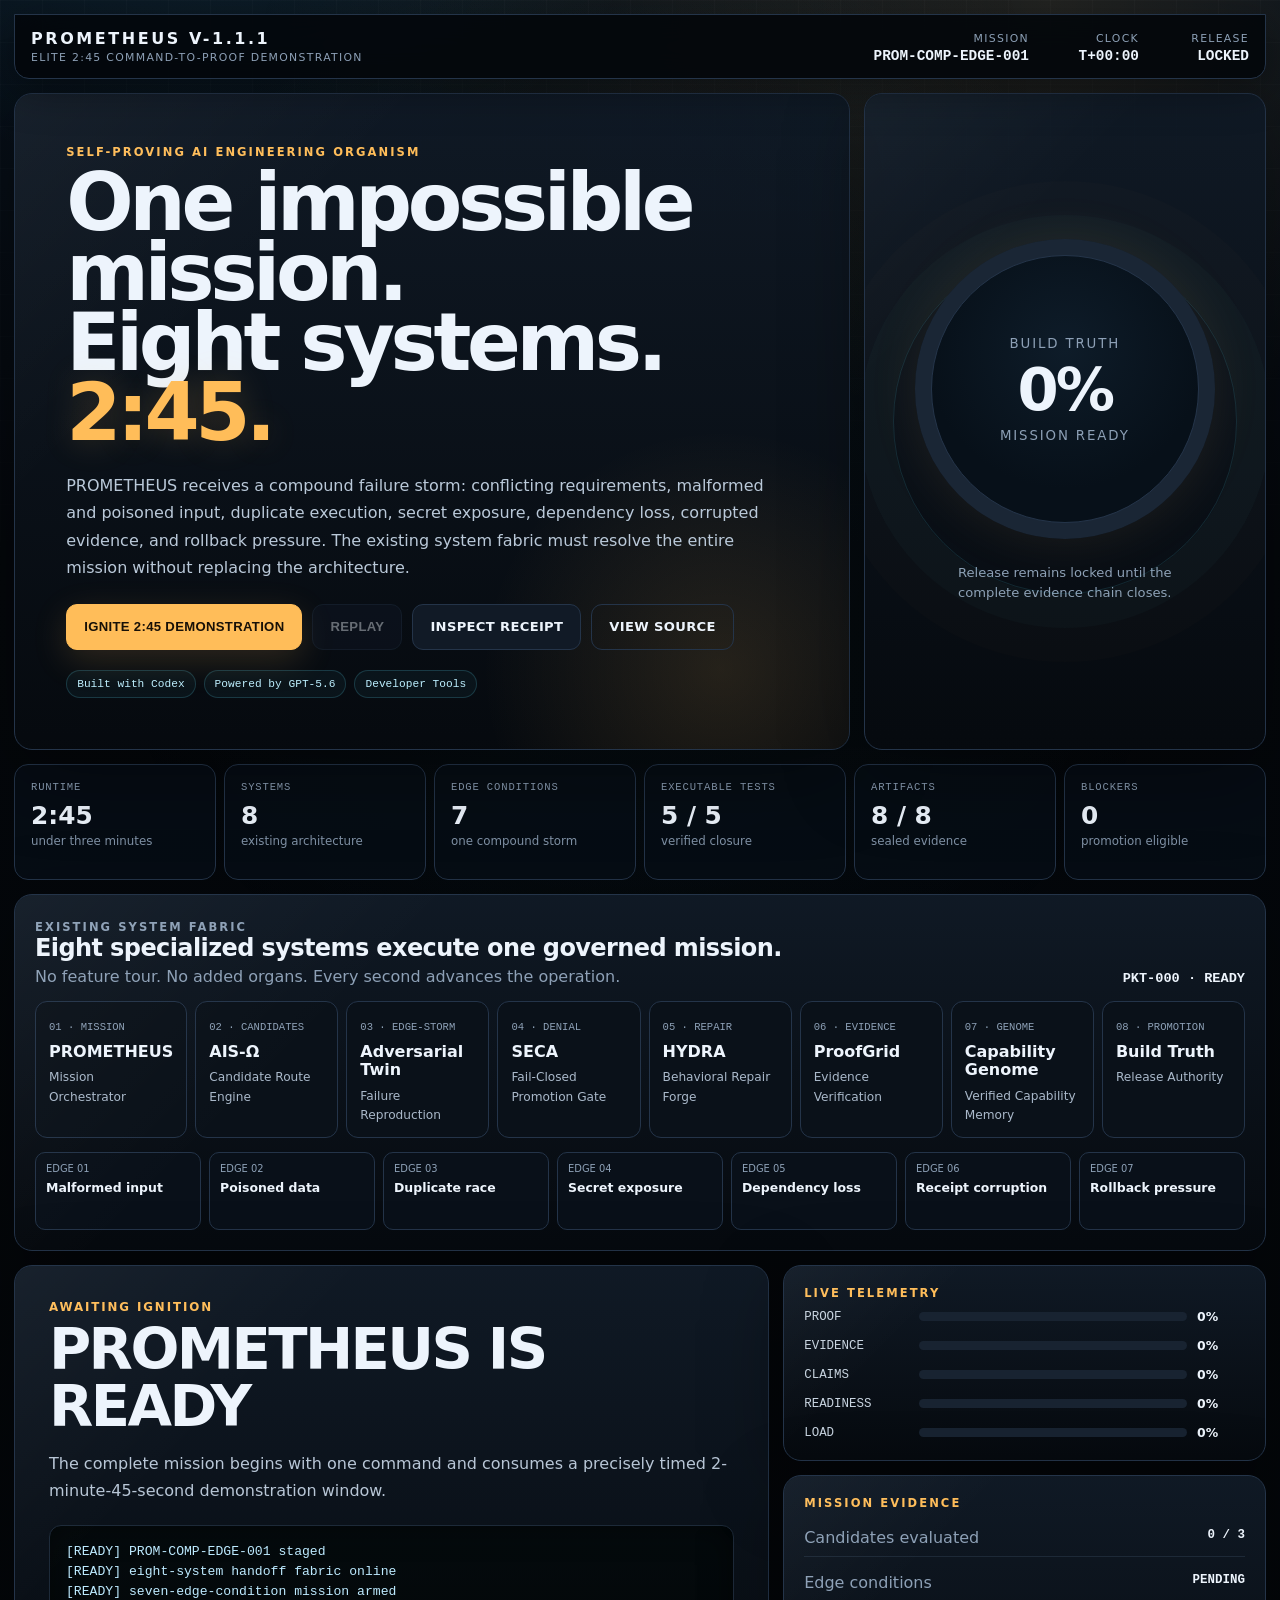
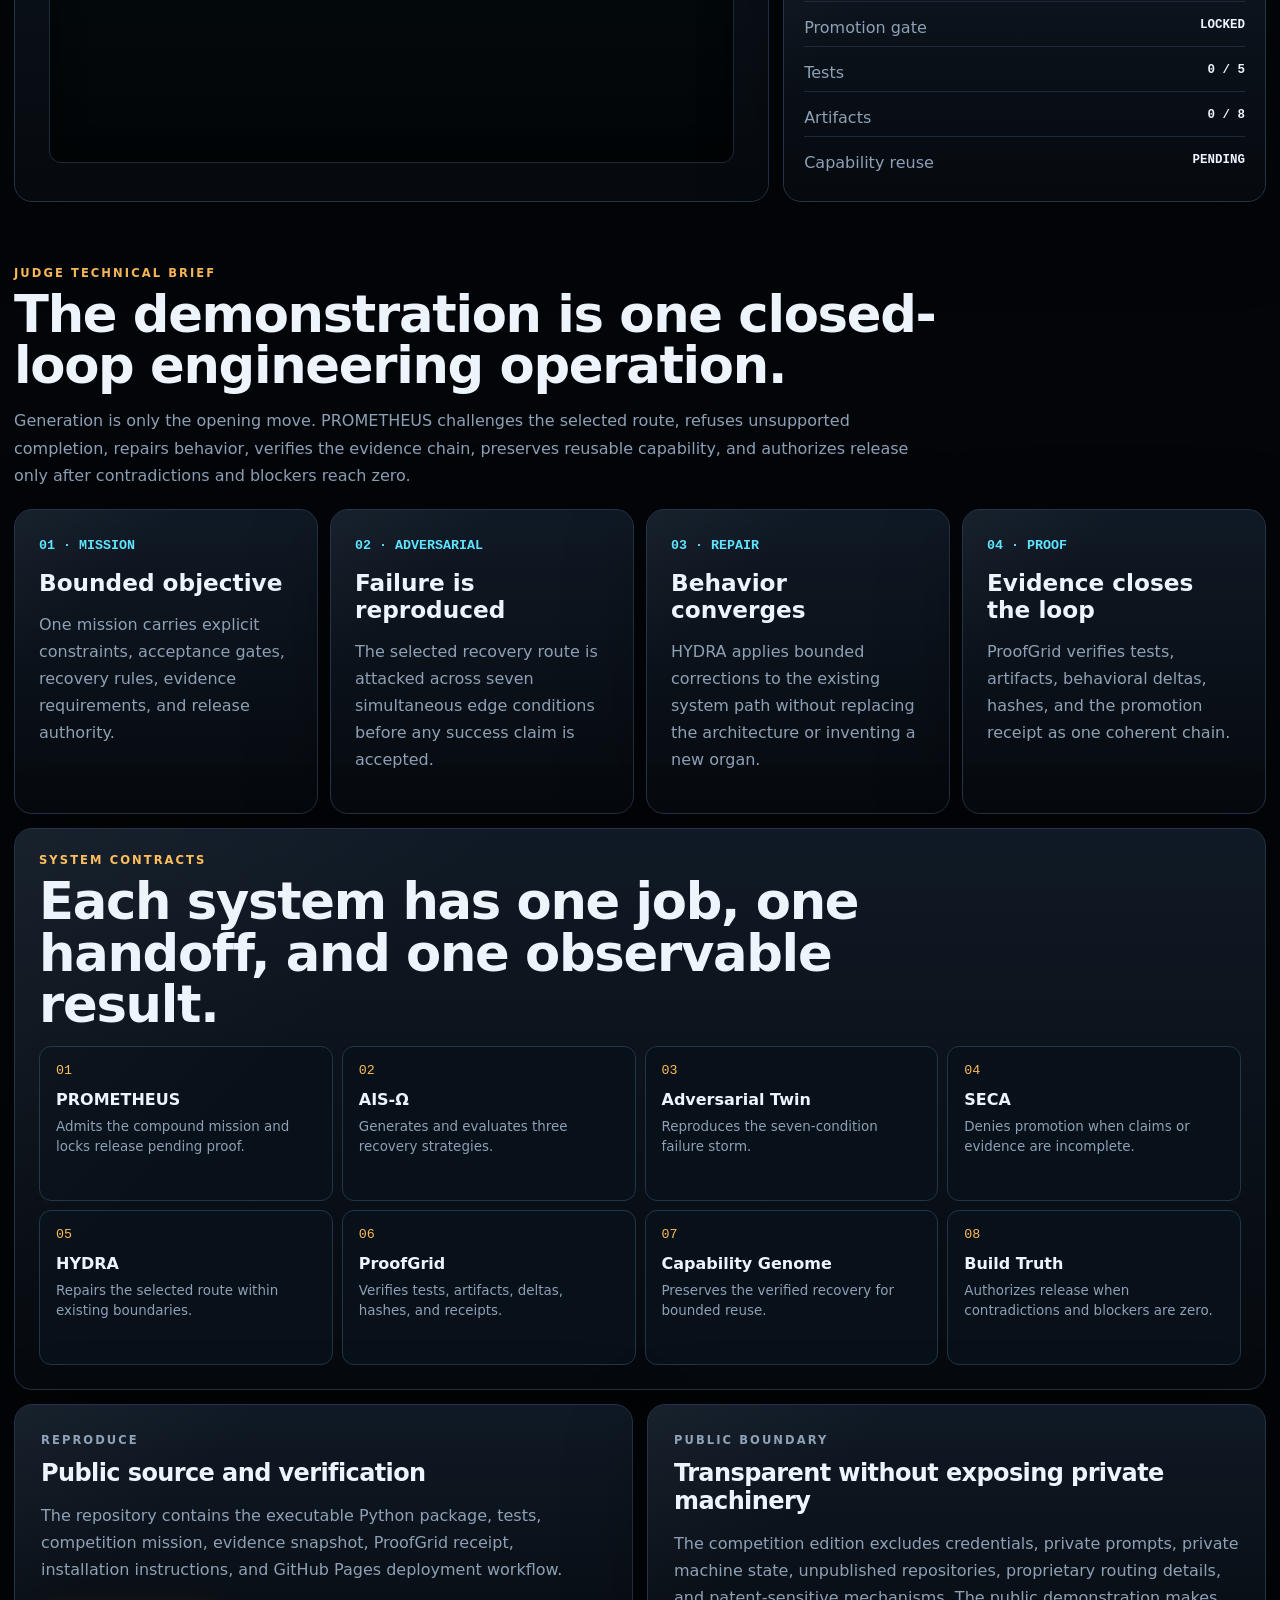
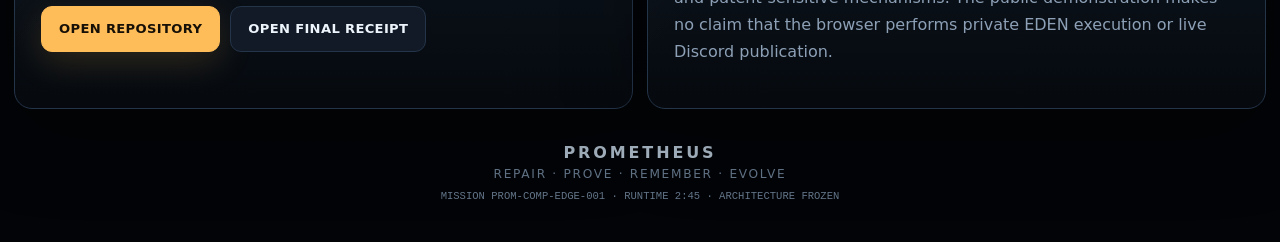
<file: index.html>
<!doctype html>
<html lang="en">
<head>
  <meta charset="utf-8">
  <meta name="viewport" content="width=device-width,initial-scale=1,viewport-fit=cover">
  <meta name="theme-color" content="#04070b">
  <meta name="description" content="PROMETHEUS elite 2-minute-45-second Command-to-Proof demonstration: one mission, eight systems, seven edge conditions, and an evidence-backed release decision.">
  <meta property="og:title" content="PROMETHEUS · Elite Command-to-Proof Demo">
  <meta property="og:description" content="One impossible mission. Eight existing systems. 2 minutes 45 seconds.">
  <meta property="og:type" content="website">
  <meta property="og:url" content="https://atlas-ascend.github.io/-PROMETHEUS-AIS-Competition/">
  <base href="./docs/">
  <title>PROMETHEUS · Elite Command-to-Proof Demo</title>
  <link rel="stylesheet" href="assets/elite-demo.css">
</head>
<body>
  <a class="skip-link" href="#demonstration">Skip to demonstration</a>
  <div class="ambient" aria-hidden="true"></div>

  <div class="shell">
    <header class="topbar">
      <div class="brand">
        <b>PROMETHEUS V-1.1.1</b>
        <small>ELITE 2:45 COMMAND-TO-PROOF DEMONSTRATION</small>
      </div>
      <div class="metric"><small>MISSION</small><b>PROM-COMP-EDGE-001</b></div>
      <div class="metric"><small>CLOCK</small><b id="clock" aria-live="off">T+00:00</b></div>
      <div class="metric"><small>RELEASE</small><b id="release" aria-live="polite">LOCKED</b></div>
    </header>

    <main>
      <section class="hero" aria-labelledby="hero-title">
        <article class="panel intro">
          <p class="eyebrow">SELF-PROVING AI ENGINEERING ORGANISM</p>
          <h1 id="hero-title">One impossible mission.<br>Eight systems.<br><span>2:45.</span></h1>
          <p class="hero-copy">PROMETHEUS receives a compound failure storm: conflicting requirements, malformed and poisoned input, duplicate execution, secret exposure, dependency loss, corrupted evidence, and rollback pressure. The existing system fabric must resolve the entire mission without replacing the architecture.</p>
          <div class="actions">
            <button class="btn primary" id="launch" type="button">IGNITE 2:45 DEMONSTRATION</button>
            <button class="btn" id="replay" type="button" disabled>REPLAY</button>
            <a class="btn" href="proofgrid/FINAL_RECEIPT.json">INSPECT RECEIPT</a>
            <a class="btn subtle" href="https://github.com/Atlas-Ascend/-PROMETHEUS-AIS-Competition">VIEW SOURCE</a>
          </div>
          <div class="hero-claim">
            <span>Built with Codex</span>
            <span>Powered by GPT-5.6</span>
            <span>Developer Tools</span>
          </div>
        </article>

        <article class="panel core" aria-label="Build Truth progress">
          <div class="core-orbit" aria-hidden="true"></div>
          <div class="ring" id="ring">
            <span>
              <small>BUILD TRUTH</small>
              <b id="proof">0%</b>
              <small id="core-state">MISSION READY</small>
            </span>
          </div>
          <p class="core-caption">Release remains locked until the complete evidence chain closes.</p>
        </article>
      </section>

      <section class="proof-strip" aria-label="Demonstration summary">
        <article><small>RUNTIME</small><b>2:45</b><span>under three minutes</span></article>
        <article><small>SYSTEMS</small><b>8</b><span>existing architecture</span></article>
        <article><small>EDGE CONDITIONS</small><b>7</b><span>one compound storm</span></article>
        <article><small>EXECUTABLE TESTS</small><b>5 / 5</b><span>verified closure</span></article>
        <article><small>ARTIFACTS</small><b>8 / 8</b><span>sealed evidence</span></article>
        <article><small>BLOCKERS</small><b>0</b><span>promotion eligible</span></article>
      </section>

      <section class="panel mission" id="demonstration" aria-labelledby="mission-title">
        <div class="mission-head">
          <div>
            <p class="eyebrow">EXISTING SYSTEM FABRIC</p>
            <h2 id="mission-title">Eight specialized systems execute one governed mission.</h2>
            <p>No feature tour. No added organs. Every second advances the operation.</p>
          </div>
          <b id="packet">PKT-000 · READY</b>
        </div>
        <div class="pipeline" id="pipeline" aria-label="Eight-system mission pipeline"></div>
        <div class="edge-grid" id="edge-grid" aria-label="Seven edge conditions"></div>
      </section>

      <section class="stage-grid" aria-label="Live mission stage and telemetry">
        <article class="panel stage">
          <div class="stage-kicker" id="stage-kicker">AWAITING IGNITION</div>
          <h2 id="stage-title">PROMETHEUS IS READY</h2>
          <p id="stage-copy">The complete mission begins with one command and consumes a precisely timed 2-minute-45-second demonstration window.</p>
          <pre class="terminal" id="terminal" aria-live="polite">[READY] PROM-COMP-EDGE-001 staged
[READY] eight-system handoff fabric online
[READY] seven-edge-condition mission armed</pre>
        </article>

        <aside class="side">
          <article class="panel telemetry">
            <p class="eyebrow">LIVE TELEMETRY</p>
            <div class="bars">
              <div class="bar-row"><span>PROOF</span><div class="track"><div class="fill" id="bar-proof"></div></div><b id="v-proof">0%</b></div>
              <div class="bar-row"><span>EVIDENCE</span><div class="track"><div class="fill" id="bar-evidence"></div></div><b id="v-evidence">0%</b></div>
              <div class="bar-row"><span>CLAIMS</span><div class="track"><div class="fill" id="bar-claims"></div></div><b id="v-claims">0%</b></div>
              <div class="bar-row"><span>READINESS</span><div class="track"><div class="fill" id="bar-readiness"></div></div><b id="v-readiness">0%</b></div>
              <div class="bar-row"><span>LOAD</span><div class="track"><div class="fill" id="bar-load"></div></div><b id="v-load">0%</b></div>
            </div>
          </article>

          <article class="panel evidence">
            <p class="eyebrow">MISSION EVIDENCE</p>
            <div class="evidence-list">
              <div class="evidence-item"><span>Candidates evaluated</span><b id="ev-routes">0 / 3</b></div>
              <div class="evidence-item"><span>Edge conditions</span><b id="ev-failure">PENDING</b></div>
              <div class="evidence-item"><span>Promotion gate</span><b id="ev-gate">LOCKED</b></div>
              <div class="evidence-item"><span>Tests</span><b id="ev-tests">0 / 5</b></div>
              <div class="evidence-item"><span>Artifacts</span><b id="ev-artifacts">0 / 8</b></div>
              <div class="evidence-item"><span>Capability reuse</span><b id="ev-reuse">PENDING</b></div>
            </div>
          </article>
        </aside>
      </section>

      <section class="panel verdict" id="verdict" aria-labelledby="verdict-title">
        <p class="eyebrow">BUILD TRUTH VERDICT</p>
        <h2 id="verdict-title">PROMOTION AUTHORIZED</h2>
        <p>Seven edge conditions were reproduced, denied, repaired, verified, preserved, and successfully inherited by a related mission.</p>
        <div class="verdict-grid">
          <div><small>ROUTES</small><b>3 EVALUATED</b></div>
          <div><small>EDGE CONDITIONS</small><b>7 CLOSED</b></div>
          <div><small>TESTS</small><b>5 / 5</b></div>
          <div><small>ARTIFACTS</small><b>8 / 8</b></div>
          <div><small>FAILED ACTIONS</small><b>1 → 0</b></div>
          <div><small>BLOCKERS</small><b>0</b></div>
        </div>
        <div class="publication">SERVERFORGE ENVELOPE SEALED · #live-case-study · #proof-index · EDEN PUBLICATION READY</div>
      </section>

      <section class="technical-brief" aria-labelledby="brief-title">
        <div class="section-heading">
          <p class="eyebrow">JUDGE TECHNICAL BRIEF</p>
          <h2 id="brief-title">The demonstration is one closed-loop engineering operation.</h2>
          <p>Generation is only the opening move. PROMETHEUS challenges the selected route, refuses unsupported completion, repairs behavior, verifies the evidence chain, preserves reusable capability, and authorizes release only after contradictions and blockers reach zero.</p>
        </div>

        <div class="brief-grid">
          <article class="panel brief-card"><small>01 · MISSION</small><h3>Bounded objective</h3><p>One mission carries explicit constraints, acceptance gates, recovery rules, evidence requirements, and release authority.</p></article>
          <article class="panel brief-card"><small>02 · ADVERSARIAL</small><h3>Failure is reproduced</h3><p>The selected recovery route is attacked across seven simultaneous edge conditions before any success claim is accepted.</p></article>
          <article class="panel brief-card"><small>03 · REPAIR</small><h3>Behavior converges</h3><p>HYDRA applies bounded corrections to the existing system path without replacing the architecture or inventing a new organ.</p></article>
          <article class="panel brief-card"><small>04 · PROOF</small><h3>Evidence closes the loop</h3><p>ProofGrid verifies tests, artifacts, behavioral deltas, hashes, and the promotion receipt as one coherent chain.</p></article>
        </div>
      </section>

      <section class="panel system-contracts" aria-labelledby="contracts-title">
        <div class="section-heading compact">
          <p class="eyebrow">SYSTEM CONTRACTS</p>
          <h2 id="contracts-title">Each system has one job, one handoff, and one observable result.</h2>
        </div>
        <div class="contract-grid">
          <article><small>01</small><b>PROMETHEUS</b><span>Admits the compound mission and locks release pending proof.</span></article>
          <article><small>02</small><b>AIS-Ω</b><span>Generates and evaluates three recovery strategies.</span></article>
          <article><small>03</small><b>Adversarial Twin</b><span>Reproduces the seven-condition failure storm.</span></article>
          <article><small>04</small><b>SECA</b><span>Denies promotion when claims or evidence are incomplete.</span></article>
          <article><small>05</small><b>HYDRA</b><span>Repairs the selected route within existing boundaries.</span></article>
          <article><small>06</small><b>ProofGrid</b><span>Verifies tests, artifacts, deltas, hashes, and receipts.</span></article>
          <article><small>07</small><b>Capability Genome</b><span>Preserves the verified recovery for bounded reuse.</span></article>
          <article><small>08</small><b>Build Truth</b><span>Authorizes release when contradictions and blockers are zero.</span></article>
        </div>
      </section>

      <section class="submission-grid" aria-label="Competition resources">
        <article class="panel submission-card">
          <p class="eyebrow">REPRODUCE</p>
          <h2>Public source and verification</h2>
          <p>The repository contains the executable Python package, tests, competition mission, evidence snapshot, ProofGrid receipt, installation instructions, and GitHub Pages deployment workflow.</p>
          <div class="actions">
            <a class="btn primary" href="https://github.com/Atlas-Ascend/-PROMETHEUS-AIS-Competition">OPEN REPOSITORY</a>
            <a class="btn" href="proofgrid/FINAL_RECEIPT.json">OPEN FINAL RECEIPT</a>
          </div>
        </article>
        <article class="panel submission-card">
          <p class="eyebrow">PUBLIC BOUNDARY</p>
          <h2>Transparent without exposing private machinery</h2>
          <p>The competition edition excludes credentials, private prompts, private machine state, unpublished repositories, proprietary routing details, and patent-sensitive mechanisms. The public demonstration makes no claim that the browser performs private EDEN execution or live Discord publication.</p>
        </article>
      </section>
    </main>

    <footer class="footer">
      <b>PROMETHEUS</b>
      <span>REPAIR · PROVE · REMEMBER · EVOLVE</span>
      <small>MISSION PROM-COMP-EDGE-001 · RUNTIME 2:45 · ARCHITECTURE FROZEN</small>
    </footer>
  </div>

  <script src="assets/elite-demo.js"></script>
</body>
</html>
</file>
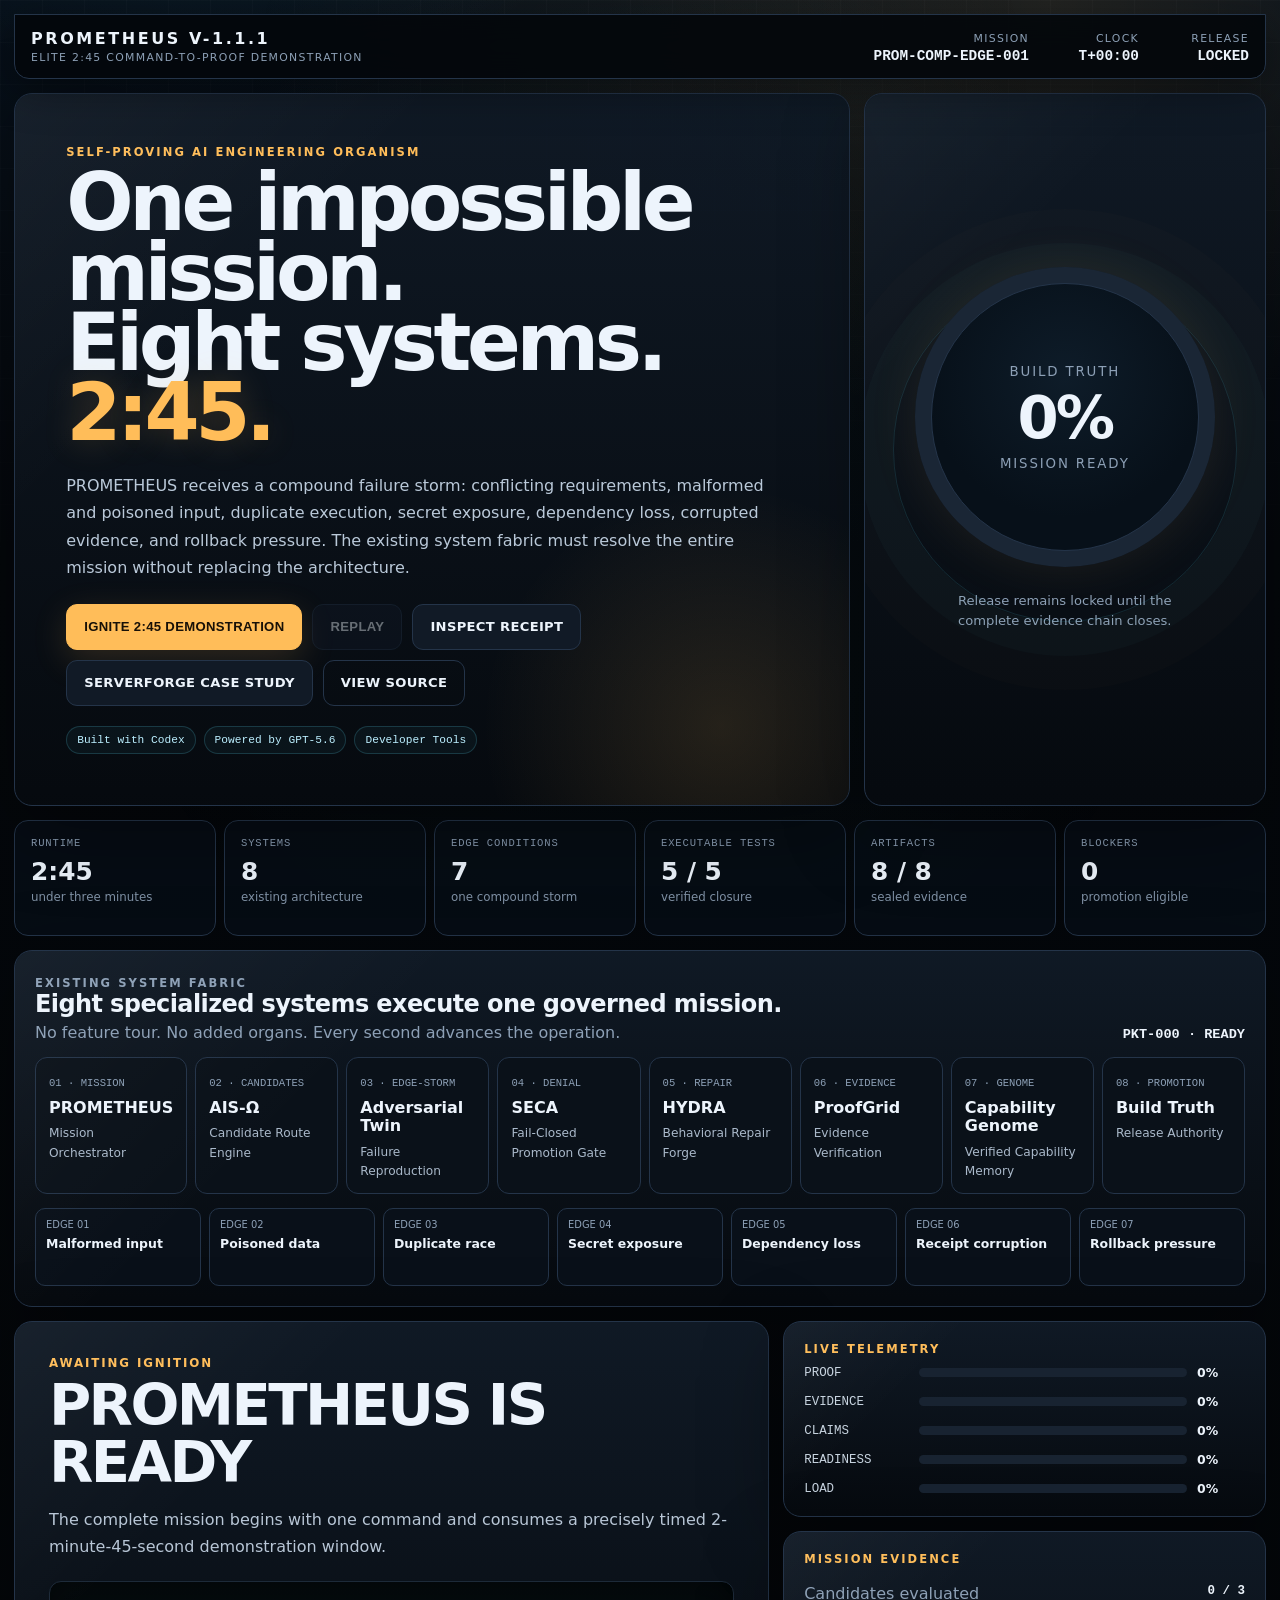
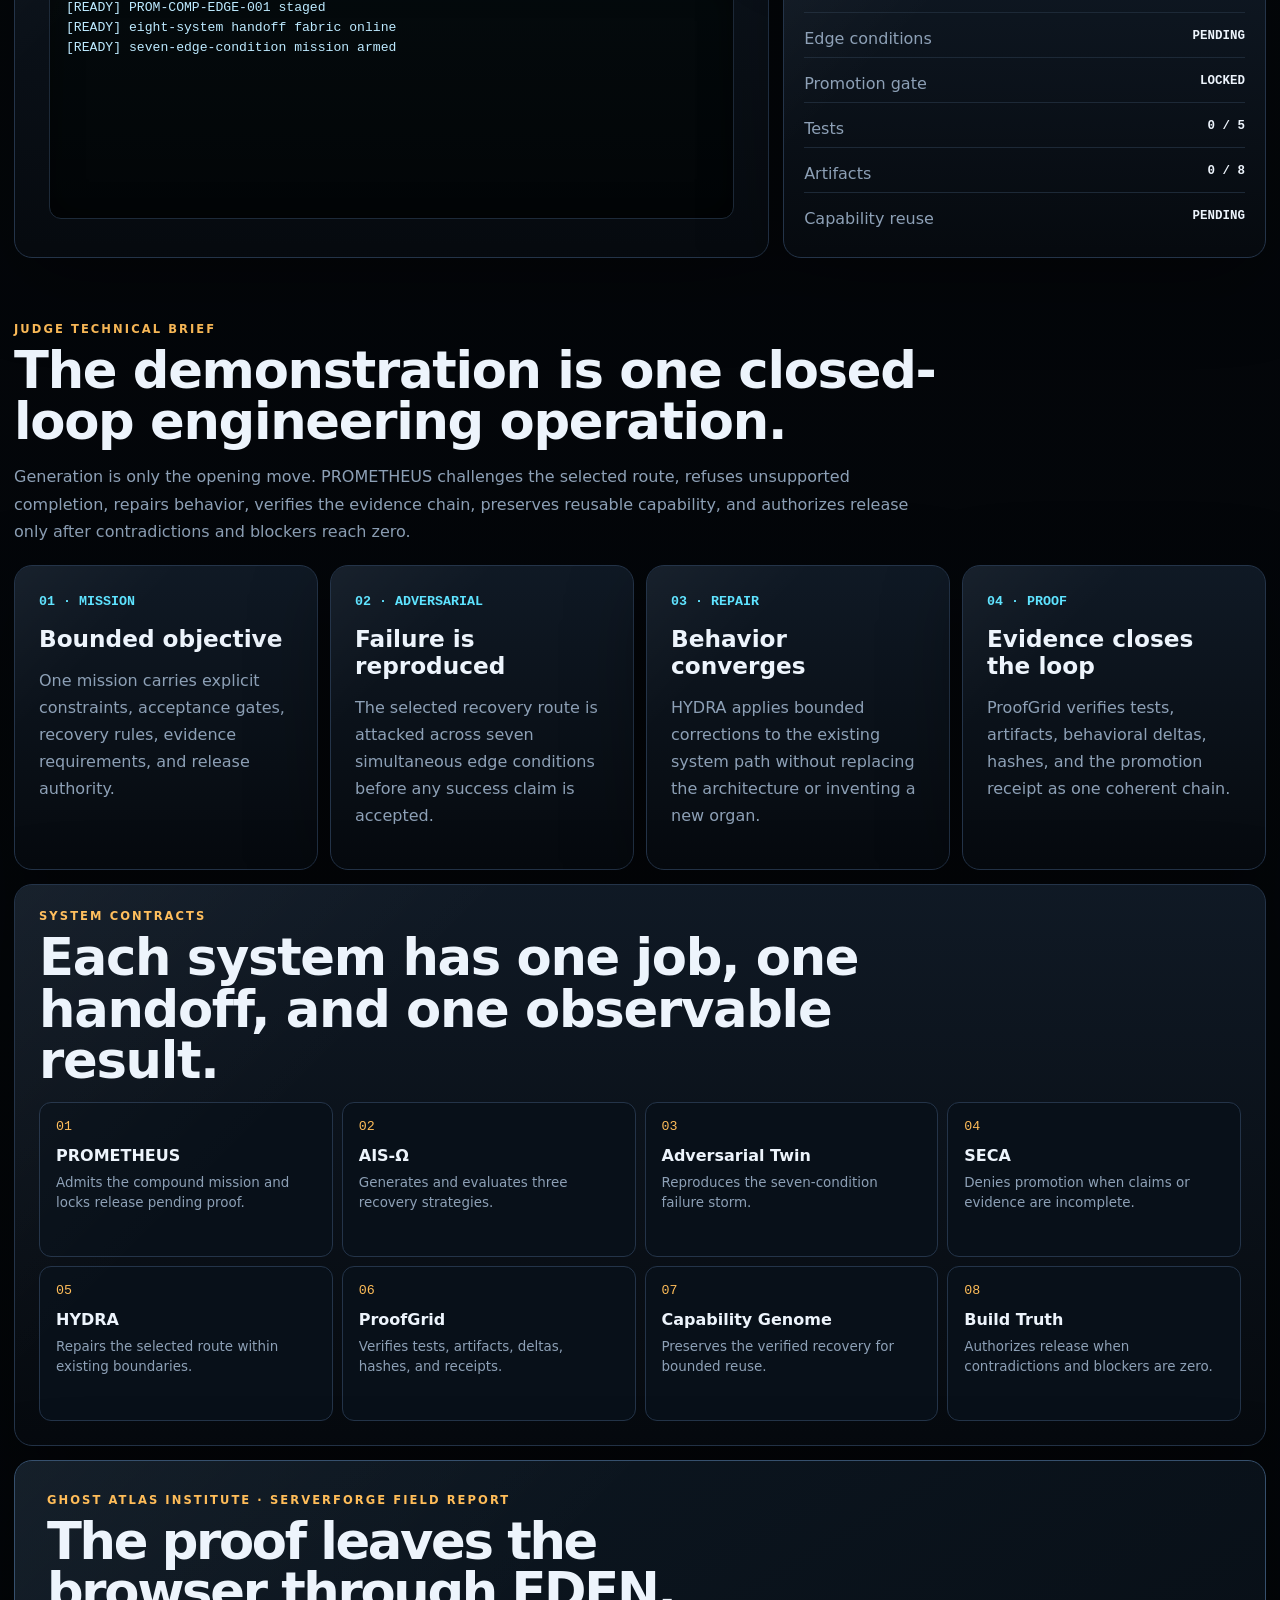
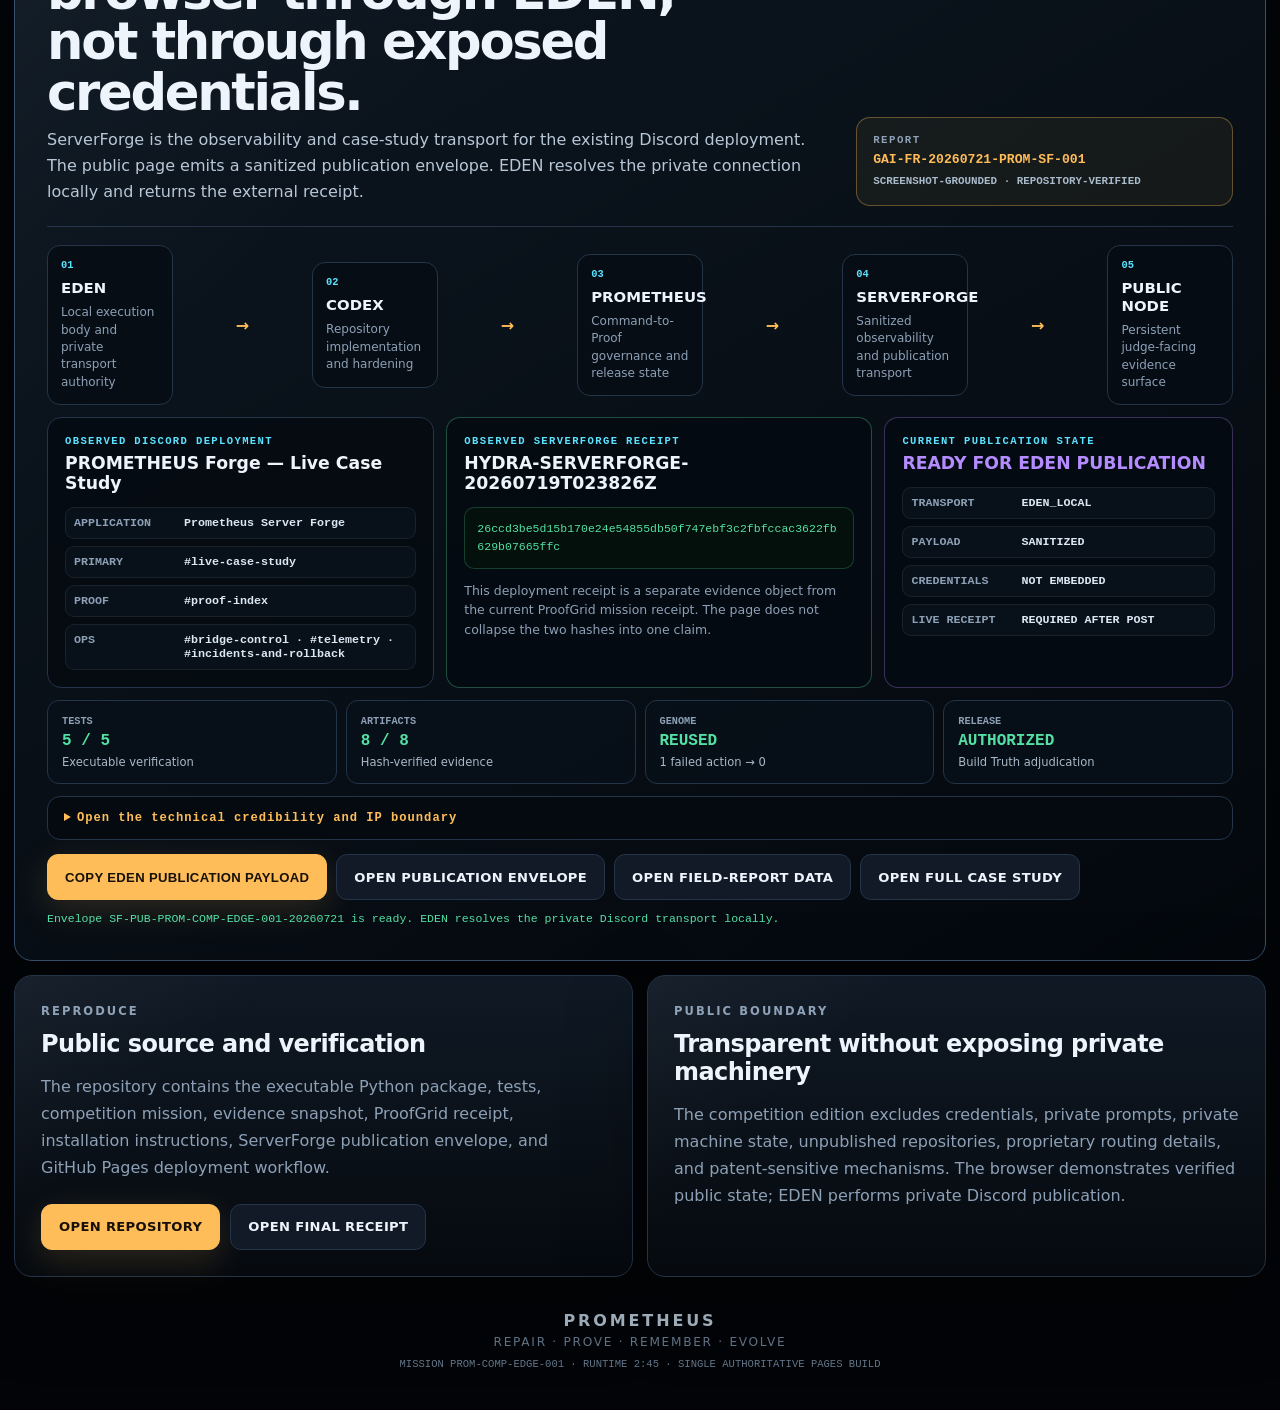
<file: docs/index.html>
<!doctype html>
<html lang="en">
<head>
  <meta charset="utf-8">
  <meta name="viewport" content="width=device-width,initial-scale=1,viewport-fit=cover">
  <meta name="theme-color" content="#04070b">
  <meta name="description" content="PROMETHEUS elite 2-minute-45-second Command-to-Proof demonstration with a verified ServerForge and EDEN case study.">
  <meta property="og:title" content="PROMETHEUS · Elite Command-to-Proof Demo">
  <meta property="og:description" content="One impossible mission. Eight existing systems. 2 minutes 45 seconds. Evidence-backed release truth.">
  <meta property="og:type" content="website">
  <meta property="og:url" content="https://atlas-ascend.github.io/-PROMETHEUS-AIS-Competition/">
  <title>PROMETHEUS · Elite Command-to-Proof Demo</title>
  <link rel="stylesheet" href="assets/elite-demo.css">
  <link rel="stylesheet" href="assets/serverforge-case-study.css">
</head>
<body>
  <a class="skip-link" href="#demonstration">Skip to demonstration</a>
  <div class="ambient" aria-hidden="true"></div>

  <div class="shell">
    <header class="topbar">
      <div class="brand">
        <b>PROMETHEUS V-1.1.1</b>
        <small>ELITE 2:45 COMMAND-TO-PROOF DEMONSTRATION</small>
      </div>
      <div class="metric"><small>MISSION</small><b>PROM-COMP-EDGE-001</b></div>
      <div class="metric"><small>CLOCK</small><b id="clock" aria-live="off">T+00:00</b></div>
      <div class="metric"><small>RELEASE</small><b id="release" aria-live="polite">LOCKED</b></div>
    </header>

    <main>
      <section class="hero" aria-labelledby="hero-title">
        <article class="panel intro">
          <p class="eyebrow">SELF-PROVING AI ENGINEERING ORGANISM</p>
          <h1 id="hero-title">One impossible mission.<br>Eight systems.<br><span>2:45.</span></h1>
          <p class="hero-copy">PROMETHEUS receives a compound failure storm: conflicting requirements, malformed and poisoned input, duplicate execution, secret exposure, dependency loss, corrupted evidence, and rollback pressure. The existing system fabric must resolve the entire mission without replacing the architecture.</p>
          <div class="actions">
            <button class="btn primary" id="launch" type="button">IGNITE 2:45 DEMONSTRATION</button>
            <button class="btn" id="replay" type="button" disabled>REPLAY</button>
            <a class="btn" href="proofgrid/FINAL_RECEIPT.json">INSPECT RECEIPT</a>
            <a class="btn" href="#serverforge-case-study">SERVERFORGE CASE STUDY</a>
            <a class="btn subtle" href="https://github.com/Atlas-Ascend/-PROMETHEUS-AIS-Competition">VIEW SOURCE</a>
          </div>
          <div class="hero-claim">
            <span>Built with Codex</span>
            <span>Powered by GPT-5.6</span>
            <span>Developer Tools</span>
          </div>
        </article>

        <article class="panel core" aria-label="Build Truth progress">
          <div class="core-orbit" aria-hidden="true"></div>
          <div class="ring" id="ring">
            <span>
              <small>BUILD TRUTH</small>
              <b id="proof">0%</b>
              <small id="core-state">MISSION READY</small>
            </span>
          </div>
          <p class="core-caption">Release remains locked until the complete evidence chain closes.</p>
        </article>
      </section>

      <section class="proof-strip" aria-label="Demonstration summary">
        <article><small>RUNTIME</small><b>2:45</b><span>under three minutes</span></article>
        <article><small>SYSTEMS</small><b>8</b><span>existing architecture</span></article>
        <article><small>EDGE CONDITIONS</small><b>7</b><span>one compound storm</span></article>
        <article><small>EXECUTABLE TESTS</small><b>5 / 5</b><span>verified closure</span></article>
        <article><small>ARTIFACTS</small><b>8 / 8</b><span>sealed evidence</span></article>
        <article><small>BLOCKERS</small><b>0</b><span>promotion eligible</span></article>
      </section>

      <section class="panel mission" id="demonstration" aria-labelledby="mission-title">
        <div class="mission-head">
          <div>
            <p class="eyebrow">EXISTING SYSTEM FABRIC</p>
            <h2 id="mission-title">Eight specialized systems execute one governed mission.</h2>
            <p>No feature tour. No added organs. Every second advances the operation.</p>
          </div>
          <b id="packet">PKT-000 · READY</b>
        </div>
        <div class="pipeline" id="pipeline" aria-label="Eight-system mission pipeline"></div>
        <div class="edge-grid" id="edge-grid" aria-label="Seven edge conditions"></div>
      </section>

      <section class="stage-grid" aria-label="Live mission stage and telemetry">
        <article class="panel stage">
          <div class="stage-kicker" id="stage-kicker">AWAITING IGNITION</div>
          <h2 id="stage-title">PROMETHEUS IS READY</h2>
          <p id="stage-copy">The complete mission begins with one command and consumes a precisely timed 2-minute-45-second demonstration window.</p>
          <pre class="terminal" id="terminal" aria-live="polite">[READY] PROM-COMP-EDGE-001 staged
[READY] eight-system handoff fabric online
[READY] seven-edge-condition mission armed</pre>
        </article>

        <aside class="side">
          <article class="panel telemetry">
            <p class="eyebrow">LIVE TELEMETRY</p>
            <div class="bars">
              <div class="bar-row"><span>PROOF</span><div class="track"><div class="fill" id="bar-proof"></div></div><b id="v-proof">0%</b></div>
              <div class="bar-row"><span>EVIDENCE</span><div class="track"><div class="fill" id="bar-evidence"></div></div><b id="v-evidence">0%</b></div>
              <div class="bar-row"><span>CLAIMS</span><div class="track"><div class="fill" id="bar-claims"></div></div><b id="v-claims">0%</b></div>
              <div class="bar-row"><span>READINESS</span><div class="track"><div class="fill" id="bar-readiness"></div></div><b id="v-readiness">0%</b></div>
              <div class="bar-row"><span>LOAD</span><div class="track"><div class="fill" id="bar-load"></div></div><b id="v-load">0%</b></div>
            </div>
          </article>

          <article class="panel evidence">
            <p class="eyebrow">MISSION EVIDENCE</p>
            <div class="evidence-list">
              <div class="evidence-item"><span>Candidates evaluated</span><b id="ev-routes">0 / 3</b></div>
              <div class="evidence-item"><span>Edge conditions</span><b id="ev-failure">PENDING</b></div>
              <div class="evidence-item"><span>Promotion gate</span><b id="ev-gate">LOCKED</b></div>
              <div class="evidence-item"><span>Tests</span><b id="ev-tests">0 / 5</b></div>
              <div class="evidence-item"><span>Artifacts</span><b id="ev-artifacts">0 / 8</b></div>
              <div class="evidence-item"><span>Capability reuse</span><b id="ev-reuse">PENDING</b></div>
            </div>
          </article>
        </aside>
      </section>

      <section class="panel verdict" id="verdict" aria-labelledby="verdict-title">
        <p class="eyebrow">BUILD TRUTH VERDICT</p>
        <h2 id="verdict-title">PROMOTION AUTHORIZED</h2>
        <p>Seven edge conditions were reproduced, denied, repaired, verified, preserved, and successfully inherited by a related mission.</p>
        <div class="verdict-grid">
          <div><small>ROUTES</small><b>3 EVALUATED</b></div>
          <div><small>EDGE CONDITIONS</small><b>7 CLOSED</b></div>
          <div><small>TESTS</small><b>5 / 5</b></div>
          <div><small>ARTIFACTS</small><b>8 / 8</b></div>
          <div><small>FAILED ACTIONS</small><b>1 → 0</b></div>
          <div><small>BLOCKERS</small><b>0</b></div>
        </div>
        <div class="publication">SERVERFORGE ENVELOPE SEALED · #live-case-study · #proof-index · EDEN PUBLICATION READY</div>
      </section>

      <section class="technical-brief" aria-labelledby="brief-title">
        <div class="section-heading">
          <p class="eyebrow">JUDGE TECHNICAL BRIEF</p>
          <h2 id="brief-title">The demonstration is one closed-loop engineering operation.</h2>
          <p>Generation is only the opening move. PROMETHEUS challenges the selected route, refuses unsupported completion, repairs behavior, verifies the evidence chain, preserves reusable capability, and authorizes release only after contradictions and blockers reach zero.</p>
        </div>

        <div class="brief-grid">
          <article class="panel brief-card"><small>01 · MISSION</small><h3>Bounded objective</h3><p>One mission carries explicit constraints, acceptance gates, recovery rules, evidence requirements, and release authority.</p></article>
          <article class="panel brief-card"><small>02 · ADVERSARIAL</small><h3>Failure is reproduced</h3><p>The selected recovery route is attacked across seven simultaneous edge conditions before any success claim is accepted.</p></article>
          <article class="panel brief-card"><small>03 · REPAIR</small><h3>Behavior converges</h3><p>HYDRA applies bounded corrections to the existing system path without replacing the architecture or inventing a new organ.</p></article>
          <article class="panel brief-card"><small>04 · PROOF</small><h3>Evidence closes the loop</h3><p>ProofGrid verifies tests, artifacts, behavioral deltas, hashes, and the promotion receipt as one coherent chain.</p></article>
        </div>
      </section>

      <section class="panel system-contracts" aria-labelledby="contracts-title">
        <div class="section-heading compact">
          <p class="eyebrow">SYSTEM CONTRACTS</p>
          <h2 id="contracts-title">Each system has one job, one handoff, and one observable result.</h2>
        </div>
        <div class="contract-grid">
          <article><small>01</small><b>PROMETHEUS</b><span>Admits the compound mission and locks release pending proof.</span></article>
          <article><small>02</small><b>AIS-Ω</b><span>Generates and evaluates three recovery strategies.</span></article>
          <article><small>03</small><b>Adversarial Twin</b><span>Reproduces the seven-condition failure storm.</span></article>
          <article><small>04</small><b>SECA</b><span>Denies promotion when claims or evidence are incomplete.</span></article>
          <article><small>05</small><b>HYDRA</b><span>Repairs the selected route within existing boundaries.</span></article>
          <article><small>06</small><b>ProofGrid</b><span>Verifies tests, artifacts, deltas, hashes, and receipts.</span></article>
          <article><small>07</small><b>Capability Genome</b><span>Preserves the verified recovery for bounded reuse.</span></article>
          <article><small>08</small><b>Build Truth</b><span>Authorizes release when contradictions and blockers are zero.</span></article>
        </div>
      </section>

      <section class="panel sf-case" id="serverforge-case-study" aria-labelledby="sf-title">
        <header class="sf-head">
          <div>
            <p class="eyebrow">GHOST ATLAS INSTITUTE · SERVERFORGE FIELD REPORT</p>
            <h2 id="sf-title">The proof leaves the browser through EDEN, not through exposed credentials.</h2>
            <p>ServerForge is the observability and case-study transport for the existing Discord deployment. The public page emits a sanitized publication envelope. EDEN resolves the private connection locally and returns the external receipt.</p>
          </div>
          <div class="sf-report-id"><small>REPORT</small><b>GAI-FR-20260721-PROM-SF-001</b><span>SCREENSHOT-GROUNDED · REPOSITORY-VERIFIED</span></div>
        </header>

        <div class="sf-chain" aria-label="EDEN to public proof chain">
          <article><small>01</small><b>EDEN</b><span>Local execution body and private transport authority</span></article>
          <i aria-hidden="true">→</i>
          <article><small>02</small><b>CODEX</b><span>Repository implementation and hardening</span></article>
          <i aria-hidden="true">→</i>
          <article><small>03</small><b>PROMETHEUS</b><span>Command-to-Proof governance and release state</span></article>
          <i aria-hidden="true">→</i>
          <article><small>04</small><b>SERVERFORGE</b><span>Sanitized observability and publication transport</span></article>
          <i aria-hidden="true">→</i>
          <article><small>05</small><b>PUBLIC NODE</b><span>Persistent judge-facing evidence surface</span></article>
        </div>

        <div class="sf-grid">
          <article class="sf-card">
            <p class="sf-kicker">OBSERVED DISCORD DEPLOYMENT</p>
            <h3>PROMETHEUS Forge — Live Case Study</h3>
            <dl>
              <div><dt>APPLICATION</dt><dd>Prometheus Server Forge</dd></div>
              <div><dt>PRIMARY</dt><dd>#live-case-study</dd></div>
              <div><dt>PROOF</dt><dd>#proof-index</dd></div>
              <div><dt>OPS</dt><dd>#bridge-control · #telemetry · #incidents-and-rollback</dd></div>
            </dl>
          </article>

          <article class="sf-card sf-receipt">
            <p class="sf-kicker">OBSERVED SERVERFORGE RECEIPT</p>
            <h3>HYDRA-SERVERFORGE-20260719T023826Z</h3>
            <code>26ccd3be5d15b170e24e54855db50f747ebf3c2fbfccac3622fb629b07665ffc</code>
            <p>This deployment receipt is a separate evidence object from the current ProofGrid mission receipt. The page does not collapse the two hashes into one claim.</p>
          </article>

          <article class="sf-card sf-state">
            <p class="sf-kicker">CURRENT PUBLICATION STATE</p>
            <h3 id="sf-envelope-state">LOADING ENVELOPE</h3>
            <dl>
              <div><dt>TRANSPORT</dt><dd>EDEN_LOCAL</dd></div>
              <div><dt>PAYLOAD</dt><dd>SANITIZED</dd></div>
              <div><dt>CREDENTIALS</dt><dd>NOT EMBEDDED</dd></div>
              <div><dt>LIVE RECEIPT</dt><dd>REQUIRED AFTER POST</dd></div>
            </dl>
          </article>
        </div>

        <div class="sf-proof-grid">
          <article><small>TESTS</small><b>5 / 5</b><span>Executable verification</span></article>
          <article><small>ARTIFACTS</small><b>8 / 8</b><span>Hash-verified evidence</span></article>
          <article><small>GENOME</small><b>REUSED</b><span>1 failed action → 0</span></article>
          <article><small>RELEASE</small><b>AUTHORIZED</b><span>Build Truth adjudication</span></article>
        </div>

        <details class="sf-details">
          <summary>Open the technical credibility and IP boundary</summary>
          <div class="sf-detail-grid">
            <article><h3>Why it is credible</h3><p>Claims are separated by source and scope: Discord observation, ServerForge deployment, executable repository behavior, ProofGrid verification, CI status, and public-node availability remain independently inspectable.</p></article>
            <article><h3>What remains private</h3><p>Private prompts, bot tokens, webhooks, server identifiers, machine paths, proprietary routing, recursive mechanisms, and patent-sensitive algorithms remain inside EDEN or outside the competition release.</p></article>
            <article><h3>What Eden receives</h3><p>A credential-free publication envelope containing the public URL, proof receipt, case-study references, verified totals, and the exact sanitized Discord message payload.</p></article>
          </div>
        </details>

        <div class="sf-actions">
          <button class="btn primary" id="sf-copy-envelope" type="button">COPY EDEN PUBLICATION PAYLOAD</button>
          <a class="btn" href="serverforge/PUBLICATION_ENVELOPE.json">OPEN PUBLICATION ENVELOPE</a>
          <a class="btn" href="data/case-study.json">OPEN FIELD-REPORT DATA</a>
          <a class="btn" href="documentation/EDEN_SERVERFORGE_CASE_STUDY.md">OPEN FULL CASE STUDY</a>
        </div>
        <p class="sf-copy-state" id="sf-copy-state" role="status">The browser never receives the Discord credential. EDEN remains the publication authority.</p>
      </section>

      <section class="submission-grid" aria-label="Competition resources">
        <article class="panel submission-card">
          <p class="eyebrow">REPRODUCE</p>
          <h2>Public source and verification</h2>
          <p>The repository contains the executable Python package, tests, competition mission, evidence snapshot, ProofGrid receipt, installation instructions, ServerForge publication envelope, and GitHub Pages deployment workflow.</p>
          <div class="actions">
            <a class="btn primary" href="https://github.com/Atlas-Ascend/-PROMETHEUS-AIS-Competition">OPEN REPOSITORY</a>
            <a class="btn" href="proofgrid/FINAL_RECEIPT.json">OPEN FINAL RECEIPT</a>
          </div>
        </article>
        <article class="panel submission-card">
          <p class="eyebrow">PUBLIC BOUNDARY</p>
          <h2>Transparent without exposing private machinery</h2>
          <p>The competition edition excludes credentials, private prompts, private machine state, unpublished repositories, proprietary routing details, and patent-sensitive mechanisms. The browser demonstrates verified public state; EDEN performs private Discord publication.</p>
        </article>
      </section>
    </main>

    <footer class="footer">
      <b>PROMETHEUS</b>
      <span>REPAIR · PROVE · REMEMBER · EVOLVE</span>
      <small>MISSION PROM-COMP-EDGE-001 · RUNTIME 2:45 · SINGLE AUTHORITATIVE PAGES BUILD</small>
    </footer>
  </div>

  <script src="assets/elite-demo.js"></script>
  <script src="assets/serverforge-case-study.js"></script>
</body>
</html>
</file>
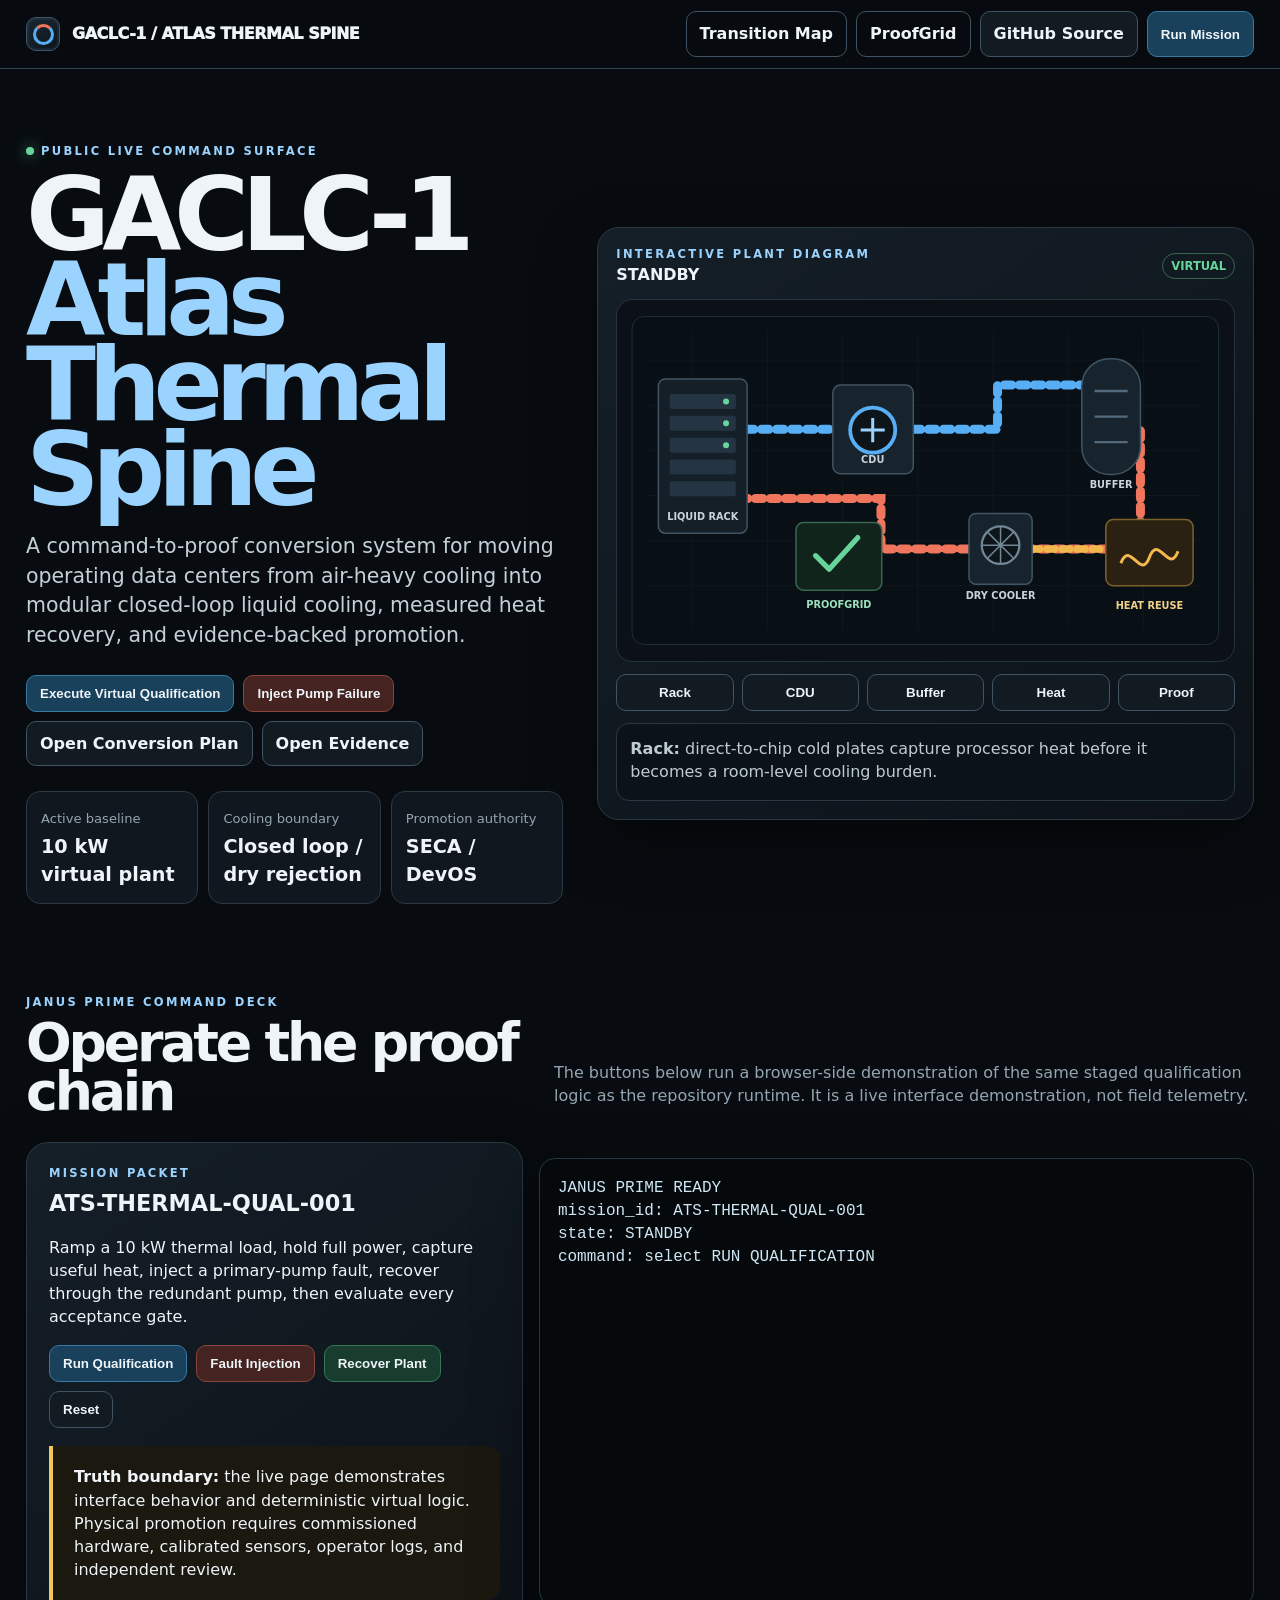
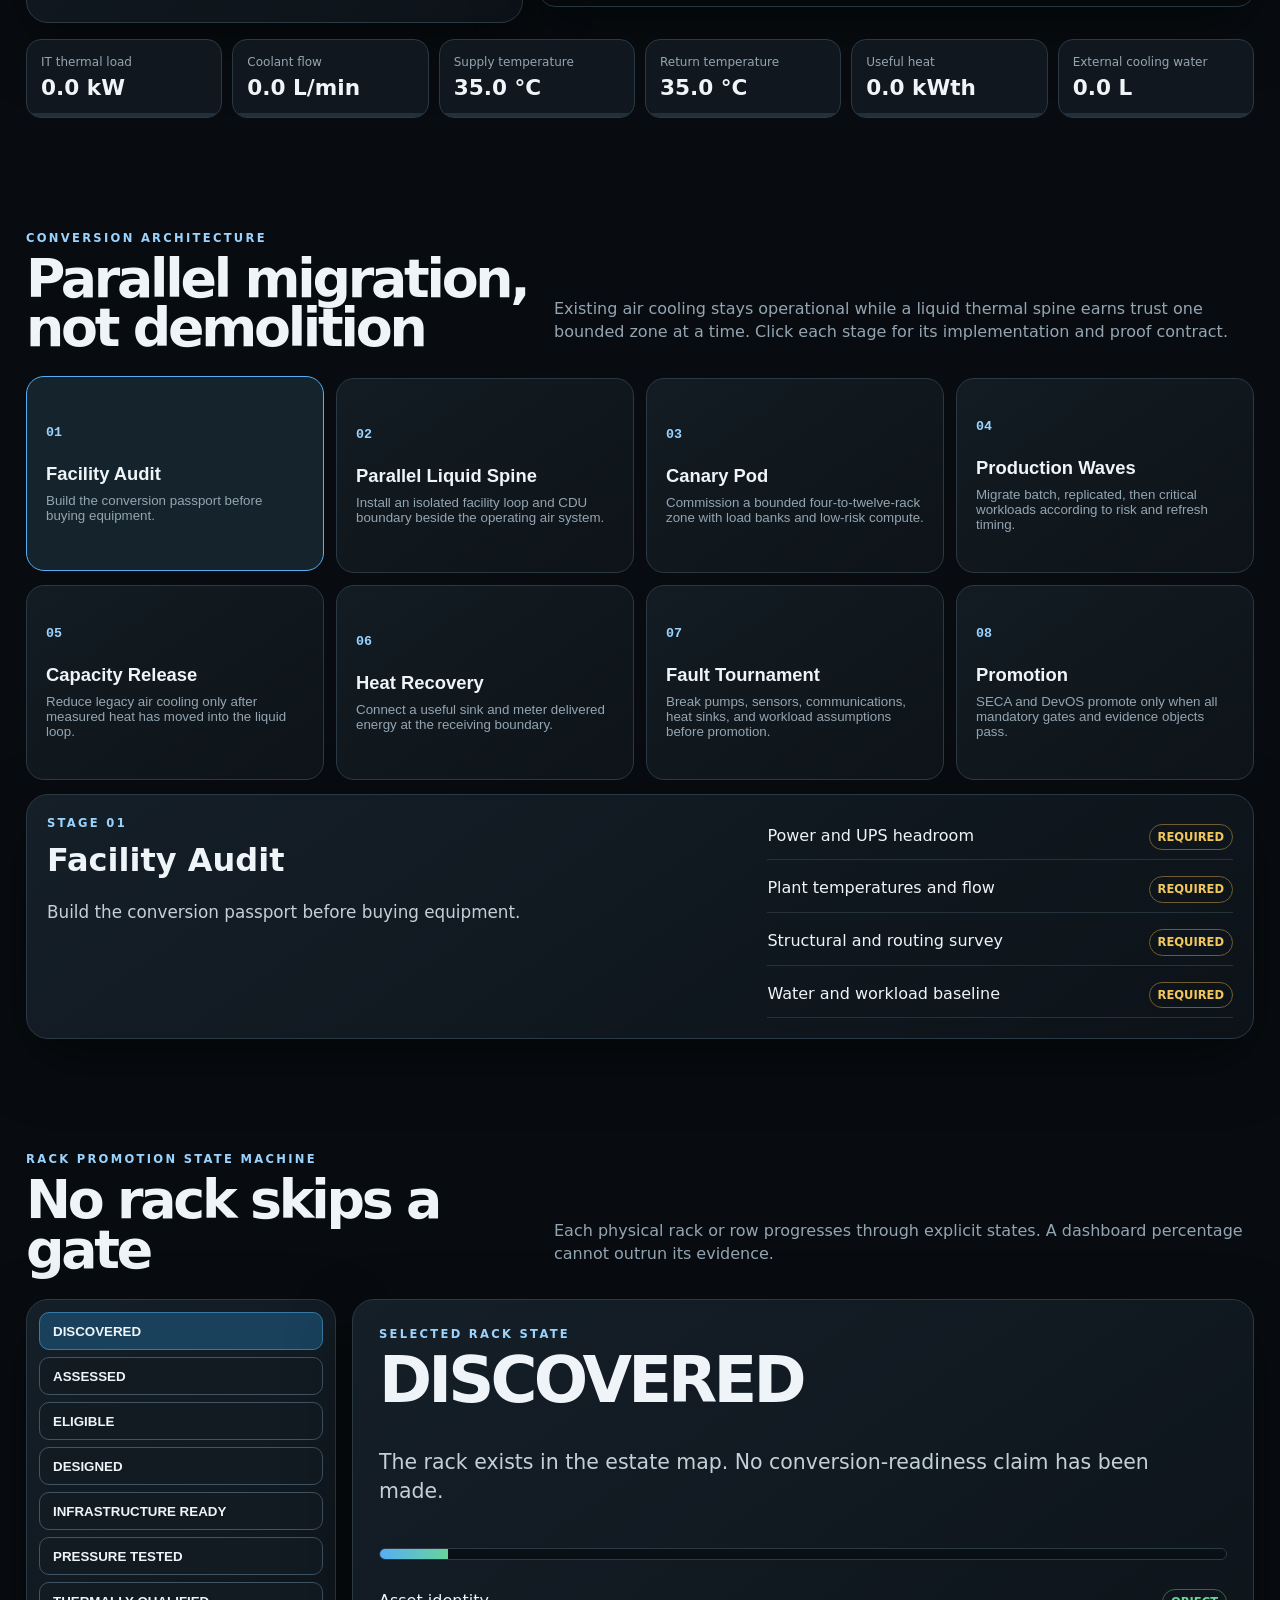
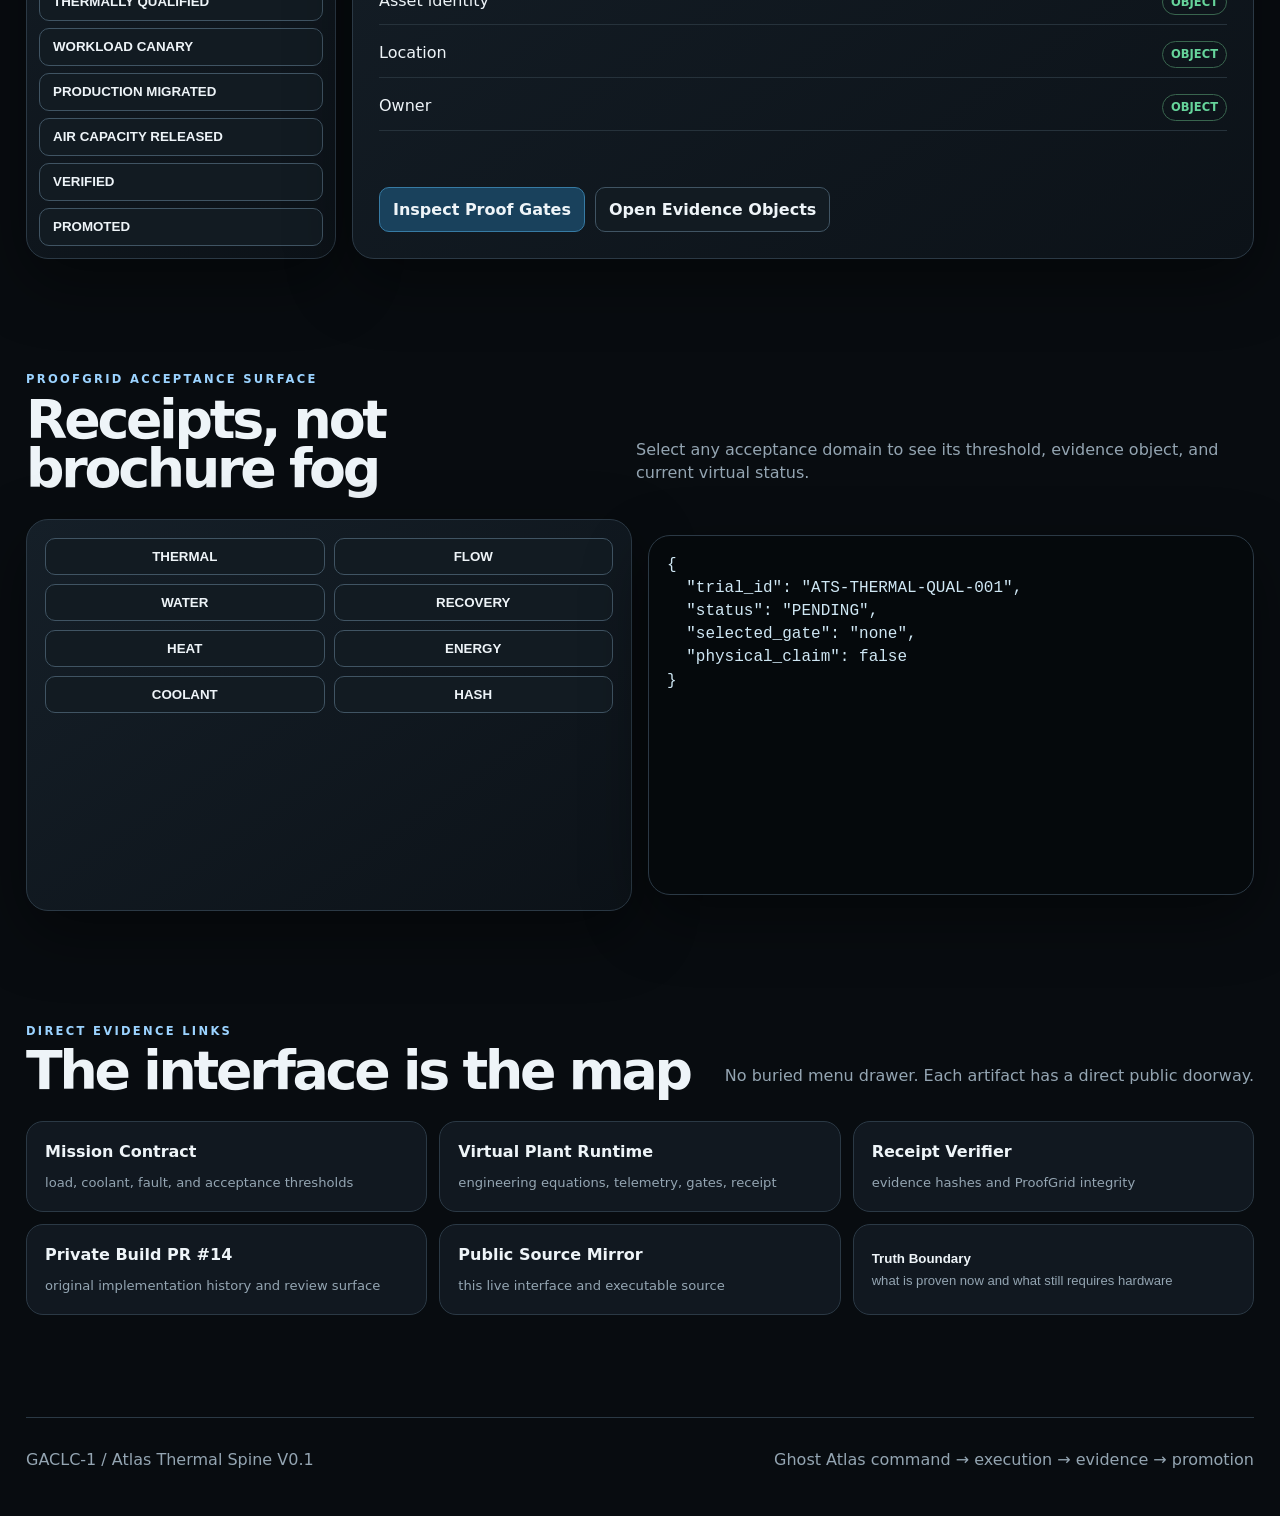
<file: gaclc1-live/index.html>
<!doctype html>
<html lang="en">
<head>
<meta charset="utf-8">
<meta name="viewport" content="width=device-width,initial-scale=1">
<meta name="description" content="GACLC-1 Atlas Thermal Spine, a Ghost Atlas command-to-proof interface for closed-loop AI data-center conversion.">
<title>GACLC-1 | Atlas Thermal Spine</title>
<style>
:root{
  --bg:#080c10;--surface:#10171e;--surface2:#151f28;--surface3:#0c1218;
  --line:#2b3945;--line2:#405463;--ink:#eef4f8;--muted:#94a5b2;
  --cold:#58aef5;--cold2:#9bd3ff;--hot:#ef755d;--heat:#f2b84d;
  --ok:#66d49b;--warn:#f1c75b;--bad:#ef716c;--steel:#c8d2d9;
  --shadow:0 22px 65px rgba(0,0,0,.42);
}
*{box-sizing:border-box}html{scroll-behavior:smooth}body{margin:0;background:var(--bg);color:var(--ink);font-family:Inter,ui-sans-serif,system-ui,-apple-system,BlinkMacSystemFont,"Segoe UI",sans-serif;line-height:1.45}
a{color:inherit}.wrap{max-width:1500px;margin:auto;padding:0 26px}.mono{font-family:ui-monospace,SFMono-Regular,Menlo,Consolas,monospace}.eyebrow{font-size:.72rem;letter-spacing:.2em;text-transform:uppercase;color:var(--cold2);font-weight:900}.small{font-size:.82rem;color:var(--muted)}
.topbar{position:sticky;top:0;z-index:40;border-bottom:1px solid rgba(64,84,99,.75);background:rgba(8,12,16,.9);backdrop-filter:blur(16px)}.topbar .wrap{display:flex;align-items:center;justify-content:space-between;gap:18px;min-height:68px}.brand{display:flex;align-items:center;gap:12px;text-decoration:none;font-weight:950;letter-spacing:-.03em}.mark{width:34px;height:34px;border:1px solid var(--line2);border-radius:10px;display:grid;place-items:center;background:linear-gradient(145deg,#1a2731,#0e151b);box-shadow:inset 0 0 0 2px rgba(88,174,245,.08)}.mark:before{content:"";width:15px;height:15px;border:3px solid var(--cold);border-top-color:var(--hot);border-radius:50%}.actions{display:flex;gap:9px;flex-wrap:wrap}.btn{appearance:none;border:1px solid var(--line2);background:#121b22;color:var(--ink);border-radius:10px;padding:10px 13px;text-decoration:none;font-weight:820;cursor:pointer;transition:.16s ease;box-shadow:none}.btn:hover{transform:translateY(-1px);border-color:var(--cold);background:#18242d}.btn.primary{background:#19415c;border-color:#377ba4}.btn.good{background:#183c2d;border-color:#347858}.btn.danger{background:#442321;border-color:#8a453f}.btn.ghost{background:transparent}
.hero{padding:74px 0 34px;display:grid;grid-template-columns:.9fr 1.1fr;gap:34px;align-items:center}.hero h1{font-size:clamp(3.6rem,8vw,8rem);line-height:.83;letter-spacing:-.075em;margin:12px 0 20px}.hero h1 span{display:block;color:var(--cold2)}.lead{font-size:clamp(1.02rem,1.6vw,1.35rem);color:#c3d0d8;max-width:780px}.hero-meta{display:grid;grid-template-columns:repeat(3,1fr);gap:10px;margin-top:25px}.meta{border:1px solid var(--line);background:var(--surface);border-radius:14px;padding:14px}.meta b{display:block;font-size:1.2rem;margin-top:4px}.status-dot{display:inline-block;width:8px;height:8px;border-radius:50%;background:var(--ok);box-shadow:0 0 14px rgba(102,212,155,.7);margin-right:7px}
.panel{border:1px solid var(--line);background:linear-gradient(145deg,var(--surface2),var(--surface3));border-radius:22px;box-shadow:var(--shadow)}.schematic{padding:18px;overflow:hidden}.schematic-head{display:flex;justify-content:space-between;align-items:center;gap:14px;margin-bottom:13px}.schematic svg{width:100%;height:auto;display:block;background:#0b1116;border:1px solid #25333e;border-radius:16px}.node{cursor:pointer}.node rect,.node path,.node circle{transition:.16s ease}.node:hover rect{stroke:var(--cold2);filter:drop-shadow(0 0 6px rgba(88,174,245,.35))}.flow{stroke-dasharray:10 10;animation:flow 1.7s linear infinite}@keyframes flow{to{stroke-dashoffset:-40}}.fault .flow{animation-duration:.45s}.fault-line{display:none}.fault .fault-line{display:block}.schematic-tabs{display:grid;grid-template-columns:repeat(5,1fr);gap:8px;margin-top:12px}.schematic-tabs button{min-width:0}.node-readout{min-height:78px;margin-top:12px;border:1px solid var(--line);border-radius:13px;padding:13px;background:#0b1218;color:#bfcbd3}
.section{padding:56px 0}.section-head{display:flex;align-items:end;justify-content:space-between;gap:20px;margin-bottom:18px}.section h2{font-size:clamp(2.1rem,4.2vw,4.8rem);letter-spacing:-.06em;line-height:.92;margin:7px 0}.section-copy{max-width:700px;color:var(--muted)}
.command-grid{display:grid;grid-template-columns:.82fr 1.18fr;gap:16px}.command-card{padding:22px}.command-card h3{font-size:1.4rem;margin:6px 0 10px}.command-buttons{display:flex;flex-wrap:wrap;gap:9px;margin-top:17px}.console{background:#05090c;border:1px solid #233643;border-radius:16px;padding:18px;min-height:290px;color:#cfe7f4;white-space:pre-wrap;overflow:auto}.console .ok{color:var(--ok)}
.metrics{display:grid;grid-template-columns:repeat(6,1fr);gap:10px;margin-top:16px}.metric{border:1px solid var(--line);background:var(--surface);border-radius:15px;padding:14px;position:relative;overflow:hidden}.metric span{display:block;color:var(--muted);font-size:.75rem}.metric strong{font-size:1.35rem}.metric .bar{position:absolute;left:0;right:0;bottom:0;height:4px;background:#23303a}.metric .bar i{display:block;height:100%;width:0;background:var(--cold);transition:width .5s ease}.metric.hot .bar i{background:var(--hot)}.metric.good .bar i{background:var(--ok)}
.stage-grid{display:grid;grid-template-columns:repeat(4,1fr);gap:12px}.stage{min-height:195px;text-align:left;padding:19px;border:1px solid var(--line);background:linear-gradient(145deg,#131c23,#0d1318);border-radius:18px;color:var(--ink);cursor:pointer;transition:.17s ease}.stage:hover,.stage.active{transform:translateY(-2px);border-color:var(--cold);background:#15232c}.stage-num{font-family:ui-monospace,monospace;color:var(--cold2);font-weight:900}.stage h3{font-size:1.15rem;margin:23px 0 8px}.stage p{color:var(--muted);margin:0}.detail{margin-top:14px;padding:20px;min-height:165px}.detail-grid{display:grid;grid-template-columns:1.2fr .8fr;gap:22px}.proof-list{display:grid;gap:7px}.proof-line{display:flex;justify-content:space-between;gap:14px;border-bottom:1px solid #26323b;padding:9px 0}.tag{font-size:.72rem;font-weight:900;border:1px solid #39654e;color:var(--ok);border-radius:999px;padding:4px 8px}.tag.pending{border-color:#705d32;color:var(--warn)}
.state-layout{display:grid;grid-template-columns:310px 1fr;gap:16px}.state-nav{padding:12px;display:grid;gap:7px;max-height:560px;overflow:auto}.state-nav button{text-align:left}.state-display{padding:26px;min-height:560px;display:flex;flex-direction:column}.state-display h3{font-size:clamp(2rem,5vw,5.5rem);line-height:.9;letter-spacing:-.06em;margin:9px 0 18px}.progress{height:12px;border-radius:999px;background:#091016;border:1px solid #2a3a45;overflow:hidden;margin:20px 0}.progress i{display:block;height:100%;width:8%;background:linear-gradient(90deg,var(--cold),var(--ok));transition:width .35s ease}.state-actions{margin-top:auto;display:flex;gap:10px;flex-wrap:wrap}
.proof-grid{display:grid;grid-template-columns:1fr 1fr;gap:16px}.gates{padding:18px}.gate-buttons{display:grid;grid-template-columns:repeat(2,1fr);gap:9px}.receipt{padding:18px;background:#05090c;color:#cfe7f4;white-space:pre-wrap;min-height:360px;overflow:auto}.evidence-grid{display:grid;grid-template-columns:repeat(3,1fr);gap:12px}.evidence{display:block;padding:18px;text-decoration:none;border:1px solid var(--line);background:#111820;border-radius:17px;transition:.16s ease}.evidence:hover{border-color:var(--cold);transform:translateY(-2px)}.evidence b{display:block;margin-bottom:7px}.truth{border-left:4px solid var(--warn);padding:19px 21px;background:#1b1810;border-radius:0 14px 14px 0;margin-top:18px}.footer{border-top:1px solid var(--line);margin-top:46px;padding:30px 0 44px;color:var(--muted);display:flex;justify-content:space-between;gap:20px;flex-wrap:wrap}
.modal{position:fixed;inset:0;z-index:60;background:rgba(0,0,0,.72);display:none;place-items:center;padding:20px}.modal.open{display:grid}.modal-card{max-width:760px;width:100%;padding:24px}.modal-card h3{font-size:2rem;margin:4px 0 12px}.modal-close{float:right}
@media(max-width:1100px){.hero,.command-grid,.state-layout,.proof-grid,.detail-grid{grid-template-columns:1fr}.metrics{grid-template-columns:repeat(3,1fr)}.stage-grid{grid-template-columns:repeat(2,1fr)}.evidence-grid{grid-template-columns:repeat(2,1fr)}}
@media(max-width:700px){.wrap{padding:0 15px}.actions .hide-mobile{display:none}.hero{padding-top:44px}.hero-meta,.metrics,.stage-grid,.evidence-grid,.schematic-tabs{grid-template-columns:1fr 1fr}.hero h1{font-size:3.8rem}.section{padding:42px 0}.topbar .wrap{min-height:60px}.state-nav{max-height:330px}}
</style>
</head>
<body>
<header class="topbar">
  <div class="wrap">
    <a class="brand" href="#top"><span class="mark"></span><span>GACLC-1 / ATLAS THERMAL SPINE</span></a>
    <nav class="actions" aria-label="Live actions">
      <a class="btn ghost hide-mobile" href="#transition">Transition Map</a>
      <a class="btn ghost hide-mobile" href="#proof">ProofGrid</a>
      <a class="btn" href="https://github.com/Atlas-Ascend/-PROMETHEUS-AIS-Competition/tree/main/gaclc1-live" target="_blank" rel="noreferrer">GitHub Source</a>
      <button class="btn primary" onclick="runMission()">Run Mission</button>
    </nav>
  </div>
</header>
<main id="top">
<div class="wrap">
  <section class="hero">
    <div>
      <div class="eyebrow"><span class="status-dot"></span>Public live command surface</div>
      <h1>GACLC-1 <span>Atlas Thermal Spine</span></h1>
      <p class="lead">A command-to-proof conversion system for moving operating data centers from air-heavy cooling into modular closed-loop liquid cooling, measured heat recovery, and evidence-backed promotion.</p>
      <div class="actions" style="margin-top:24px">
        <button class="btn primary" onclick="runMission()">Execute Virtual Qualification</button>
        <button class="btn danger" onclick="injectFault()">Inject Pump Failure</button>
        <a class="btn" href="#transition">Open Conversion Plan</a>
        <a class="btn" href="#evidence">Open Evidence</a>
      </div>
      <div class="hero-meta">
        <div class="meta"><span class="small">Active baseline</span><b>10 kW virtual plant</b></div>
        <div class="meta"><span class="small">Cooling boundary</span><b>Closed loop / dry rejection</b></div>
        <div class="meta"><span class="small">Promotion authority</span><b>SECA / DevOS</b></div>
      </div>
    </div>
    <div class="panel schematic" id="schematicPanel">
      <div class="schematic-head"><div><div class="eyebrow">Interactive plant diagram</div><b id="plantState">STANDBY</b></div><span class="tag" id="plantTag">VIRTUAL</span></div>
      <svg viewBox="0 0 820 480" role="img" aria-label="Closed-loop data-center thermal system">
        <defs><filter id="glow"><feGaussianBlur stdDeviation="3" result="b"/><feMerge><feMergeNode in="b"/><feMergeNode in="SourceGraphic"/></feMerge></filter></defs>
        <rect x="20" y="22" width="780" height="436" rx="16" fill="#091015" stroke="#293843"/>
        <g opacity=".3" stroke="#26343e" stroke-width="1"><path d="M40 80H780M40 140H780M40 200H780M40 260H780M40 320H780M40 380H780"/><path d="M100 42V438M200 42V438M300 42V438M400 42V438M500 42V438M600 42V438M700 42V438"/></g>
        <path class="flow" d="M172 172H287" fill="none" stroke="#58aef5" stroke-width="12" stroke-linecap="round"/>
        <path class="flow" d="M394 172H506V113H618" fill="none" stroke="#58aef5" stroke-width="12" stroke-linecap="round"/>
        <path class="flow" d="M696 174V331H552" fill="none" stroke="#ef755d" stroke-width="12" stroke-linecap="round"/>
        <path class="flow" d="M467 331H351V264H173" fill="none" stroke="#ef755d" stroke-width="12" stroke-linecap="round"/>
        <path class="flow" d="M552 331H650" fill="none" stroke="#f2b84d" stroke-width="10" stroke-linecap="round"/>
        <path class="fault-line" d="M390 154l25 36m0-36l-25 36" stroke="#ef716c" stroke-width="7" filter="url(#glow)"/>
        <g class="node" onclick="showNode('rack')"><rect x="55" y="105" width="118" height="205" rx="9" fill="#151f28" stroke="#405463" stroke-width="2"/><rect x="70" y="125" width="88" height="20" rx="3" fill="#243442"/><rect x="70" y="154" width="88" height="20" rx="3" fill="#243442"/><rect x="70" y="183" width="88" height="20" rx="3" fill="#243442"/><rect x="70" y="212" width="88" height="20" rx="3" fill="#243442"/><rect x="70" y="241" width="88" height="20" rx="3" fill="#243442"/><circle cx="145" cy="135" r="4" fill="#66d49b"/><circle cx="145" cy="164" r="4" fill="#66d49b"/><circle cx="145" cy="193" r="4" fill="#66d49b"/><text x="114" y="292" fill="#c8d2d9" font-size="13" text-anchor="middle" font-weight="800">LIQUID RACK</text></g>
        <g class="node" onclick="showNode('cdu')"><rect x="287" y="113" width="107" height="118" rx="10" fill="#17242d" stroke="#405463" stroke-width="2"/><circle cx="340" cy="173" r="30" fill="#0d151b" stroke="#58aef5" stroke-width="5"/><path d="M324 173h32M340 157v32" stroke="#9bd3ff" stroke-width="4"/><text x="340" y="217" fill="#c8d2d9" font-size="13" text-anchor="middle" font-weight="800">CDU</text></g>
        <g class="node" onclick="showNode('buffer')"><rect x="618" y="78" width="78" height="154" rx="37" fill="#17242d" stroke="#405463" stroke-width="2"/><path d="M635 121h44M635 155h44M635 189h44" stroke="#526a7b" stroke-width="3"/><text x="657" y="250" fill="#c8d2d9" font-size="13" text-anchor="middle" font-weight="800">BUFFER</text></g>
        <g class="node" onclick="showNode('dry')"><rect x="468" y="284" width="84" height="94" rx="9" fill="#17242d" stroke="#405463" stroke-width="2"/><circle cx="510" cy="326" r="25" fill="#0d151b" stroke="#718796" stroke-width="3"/><path d="M510 302v48M486 326h48M493 309l34 34M527 309l-34 34" stroke="#718796" stroke-width="2"/><text x="510" y="397" fill="#c8d2d9" font-size="13" text-anchor="middle" font-weight="800">DRY COOLER</text></g>
        <g class="node" onclick="showNode('reuse')"><rect x="650" y="292" width="116" height="88" rx="10" fill="#2a2113" stroke="#7d612a" stroke-width="2"/><path d="M670 350c12-32 26 24 38-8s26 24 38-8" fill="none" stroke="#f2b84d" stroke-width="4"/><text x="708" y="411" fill="#f2d08b" font-size="13" text-anchor="middle" font-weight="800">HEAT REUSE</text></g>
        <g class="node" onclick="showNode('proof')"><rect x="238" y="296" width="114" height="90" rx="10" fill="#10241b" stroke="#39654e" stroke-width="2"/><path d="M264 340l18 18 38-42" fill="none" stroke="#66d49b" stroke-width="7" stroke-linecap="round" stroke-linejoin="round"/><text x="295" y="410" fill="#9ae1bc" font-size="13" text-anchor="middle" font-weight="800">PROOFGRID</text></g>
      </svg>
      <div class="schematic-tabs">
        <button class="btn" onclick="showNode('rack')">Rack</button><button class="btn" onclick="showNode('cdu')">CDU</button><button class="btn" onclick="showNode('buffer')">Buffer</button><button class="btn" onclick="showNode('reuse')">Heat</button><button class="btn" onclick="showNode('proof')">Proof</button>
      </div>
      <div class="node-readout" id="nodeReadout"><b>Rack:</b> direct-to-chip cold plates capture processor heat before it becomes a room-level cooling burden.</div>
    </div>
  </section>

  <section class="section" id="command">
    <div class="section-head"><div><div class="eyebrow">JANUS PRIME command deck</div><h2>Operate the proof chain</h2></div><p class="section-copy">The buttons below run a browser-side demonstration of the same staged qualification logic as the repository runtime. It is a live interface demonstration, not field telemetry.</p></div>
    <div class="command-grid">
      <div class="panel command-card">
        <div class="eyebrow">Mission packet</div><h3>ATS-THERMAL-QUAL-001</h3>
        <p>Ramp a 10 kW thermal load, hold full power, capture useful heat, inject a primary-pump fault, recover through the redundant pump, then evaluate every acceptance gate.</p>
        <div class="command-buttons"><button class="btn primary" onclick="runMission()">Run Qualification</button><button class="btn danger" onclick="injectFault()">Fault Injection</button><button class="btn good" onclick="recoverPlant()">Recover Plant</button><button class="btn" onclick="resetPlant()">Reset</button></div>
        <div class="truth"><b>Truth boundary:</b> the live page demonstrates interface behavior and deterministic virtual logic. Physical promotion requires commissioned hardware, calibrated sensors, operator logs, and independent review.</div>
      </div>
      <pre class="panel console mono" id="console">JANUS PRIME READY
mission_id: ATS-THERMAL-QUAL-001
state: STANDBY
command: select RUN QUALIFICATION</pre>
    </div>
    <div class="metrics">
      <div class="metric"><span>IT thermal load</span><strong id="mLoad">0.0 kW</strong><div class="bar"><i id="bLoad"></i></div></div>
      <div class="metric"><span>Coolant flow</span><strong id="mFlow">0.0 L/min</strong><div class="bar"><i id="bFlow"></i></div></div>
      <div class="metric"><span>Supply temperature</span><strong id="mSupply">35.0 °C</strong><div class="bar"><i id="bSupply"></i></div></div>
      <div class="metric hot"><span>Return temperature</span><strong id="mReturn">35.0 °C</strong><div class="bar"><i id="bReturn"></i></div></div>
      <div class="metric good"><span>Useful heat</span><strong id="mHeat">0.0 kWth</strong><div class="bar"><i id="bHeat"></i></div></div>
      <div class="metric good"><span>External cooling water</span><strong id="mWater">0.0 L</strong><div class="bar"><i id="bWater"></i></div></div>
    </div>
  </section>

  <section class="section" id="transition">
    <div class="section-head"><div><div class="eyebrow">Conversion architecture</div><h2>Parallel migration, not demolition</h2></div><p class="section-copy">Existing air cooling stays operational while a liquid thermal spine earns trust one bounded zone at a time. Click each stage for its implementation and proof contract.</p></div>
    <div class="stage-grid" id="stageGrid"></div>
    <div class="panel detail" id="stageDetail"></div>
  </section>

  <section class="section" id="states">
    <div class="section-head"><div><div class="eyebrow">Rack promotion state machine</div><h2>No rack skips a gate</h2></div><p class="section-copy">Each physical rack or row progresses through explicit states. A dashboard percentage cannot outrun its evidence.</p></div>
    <div class="state-layout">
      <div class="panel state-nav" id="stateNav"></div>
      <div class="panel state-display"><div class="eyebrow">Selected rack state</div><h3 id="stateTitle">DISCOVERED</h3><p class="lead" id="stateBody">The rack exists in the estate map. No conversion-readiness claim has been made.</p><div class="progress"><i id="stateProgress"></i></div><div class="proof-list" id="stateProof"></div><div class="state-actions"><a class="btn primary" href="#proof">Inspect Proof Gates</a><a class="btn" href="#evidence">Open Evidence Objects</a></div></div>
    </div>
  </section>

  <section class="section" id="proof">
    <div class="section-head"><div><div class="eyebrow">ProofGrid acceptance surface</div><h2>Receipts, not brochure fog</h2></div><p class="section-copy">Select any acceptance domain to see its threshold, evidence object, and current virtual status.</p></div>
    <div class="proof-grid">
      <div class="panel gates"><div class="gate-buttons" id="gateButtons"></div></div>
      <pre class="panel receipt mono" id="receipt">{
  "trial_id": "ATS-THERMAL-QUAL-001",
  "status": "PENDING",
  "selected_gate": "none",
  "physical_claim": false
}</pre>
    </div>
  </section>

  <section class="section" id="evidence">
    <div class="section-head"><div><div class="eyebrow">Direct evidence links</div><h2>The interface is the map</h2></div><p class="section-copy">No buried menu drawer. Each artifact has a direct public doorway.</p></div>
    <div class="evidence-grid">
      <a class="evidence" href="mission.json" target="_blank"><b>Mission Contract</b><span class="small">load, coolant, fault, and acceptance thresholds</span></a>
      <a class="evidence" href="run.py" target="_blank"><b>Virtual Plant Runtime</b><span class="small">engineering equations, telemetry, gates, receipt</span></a>
      <a class="evidence" href="verify.py" target="_blank"><b>Receipt Verifier</b><span class="small">evidence hashes and ProofGrid integrity</span></a>
      <a class="evidence" href="https://github.com/Atlas-Ascend/PROMETHEUS-V-1.1.1/pull/14" target="_blank" rel="noreferrer"><b>Private Build PR #14</b><span class="small">original implementation history and review surface</span></a>
      <a class="evidence" href="https://github.com/Atlas-Ascend/-PROMETHEUS-AIS-Competition/tree/main/gaclc1-live" target="_blank" rel="noreferrer"><b>Public Source Mirror</b><span class="small">this live interface and executable source</span></a>
      <button class="evidence" onclick="openModal()" style="text-align:left;color:inherit"><b>Truth Boundary</b><span class="small">what is proven now and what still requires hardware</span></button>
    </div>
  </section>

  <footer class="footer"><span>GACLC-1 / Atlas Thermal Spine V0.1</span><span>Ghost Atlas command → execution → evidence → promotion</span></footer>
</div>
</main>

<div class="modal" id="modal" onclick="if(event.target===this)closeModal()"><div class="panel modal-card"><button class="btn modal-close" onclick="closeModal()">Close</button><div class="eyebrow">Medusa public/private boundary</div><h3>What this live surface proves</h3><p>It proves the interface architecture, deterministic virtual mission flow, acceptance-gate model, public source mirror, and direct evidence routing.</p><p><b>It does not prove</b> a commissioned physical data center, measured field water savings, certified coolant chemistry, hardware uptime, or independent engineering approval. Those claims remain locked until bench, rack, pod, hall, and field gates produce calibrated evidence.</p></div></div>

<script>
const nodes={
 rack:'<b>Rack:</b> direct-to-chip cold plates capture CPU and GPU heat before it becomes a room-level cooling burden.',
 cdu:'<b>CDU:</b> separates the clean technology coolant loop from facility water, controls flow and pressure, and provides a service boundary.',
 buffer:'<b>Buffer:</b> absorbs load transients and decouples compute demand from dry-cooler or heat-customer fluctuations.',
 dry:'<b>Dry cooler:</b> rejects heat without routine evaporative water consumption when ambient and design temperatures permit.',
 reuse:'<b>Heat reuse:</b> routes measured thermal energy into buildings, storage, process heat, or greenhouse loads instead of claiming warm pipes as impact.',
 proof:'<b>ProofGrid:</b> binds mission, telemetry, acceptance results, event history, and hashes into a promotion receipt.'
};
function showNode(key){document.getElementById('nodeReadout').innerHTML=nodes[key]}

const stages=[
 {n:'01',t:'Facility Audit',d:'Build the conversion passport before buying equipment.',proof:['Power and UPS headroom','Plant temperatures and flow','Structural and routing survey','Water and workload baseline']},
 {n:'02',t:'Parallel Liquid Spine',d:'Install an isolated facility loop and CDU boundary beside the operating air system.',proof:['P&ID approved','Isolation valves verified','Leak detection mapped','Technology coolant separated']},
 {n:'03',t:'Canary Pod',d:'Commission a bounded four-to-twelve-rack zone with load banks and low-risk compute.',proof:['Flush and pressure test','Thermal load-bank pass','Pump redundancy pass','Rollback route verified']},
 {n:'04',t:'Production Waves',d:'Migrate batch, replicated, then critical workloads according to risk and refresh timing.',proof:['Application owner approval','Performance tolerance pass','Traffic drain tested','Return route preserved']},
 {n:'05',t:'Capacity Release',d:'Reduce legacy air cooling only after measured heat has moved into the liquid loop.',proof:['Heat transfer reconciled','Fan reduction measured','Redundancy preserved','No hidden thermal debt']},
 {n:'06',t:'Heat Recovery',d:'Connect a useful sink and meter delivered energy at the receiving boundary.',proof:['Sink demand verified','Delivered kWhth measured','Fallback rejection tested','Economic boundary documented']},
 {n:'07',t:'Fault Tournament',d:'Break pumps, sensors, communications, heat sinks, and workload assumptions before promotion.',proof:['Fault detected','Safe degradation','Recovery timed','Incident receipt complete']},
 {n:'08',t:'Promotion',d:'SECA and DevOS promote only when all mandatory gates and evidence objects pass.',proof:['Acceptance results pass','Evidence hashes verify','Medusa release clean','ProofGrid receipt published']}
];
const stageGrid=document.getElementById('stageGrid');
stages.forEach((s,i)=>{const b=document.createElement('button');b.className='stage';b.innerHTML=`<span class="stage-num">${s.n}</span><h3>${s.t}</h3><p>${s.d}</p>`;b.onclick=()=>selectStage(i);stageGrid.appendChild(b)});
function selectStage(i){document.querySelectorAll('.stage').forEach((e,j)=>e.classList.toggle('active',i===j));const s=stages[i];document.getElementById('stageDetail').innerHTML=`<div class="detail-grid"><div><div class="eyebrow">Stage ${s.n}</div><h3 style="font-size:2rem;margin:.35rem 0">${s.t}</h3><p class="lead" style="font-size:1.05rem">${s.d}</p></div><div class="proof-list">${s.proof.map(x=>`<div class="proof-line"><span>${x}</span><span class="tag pending">REQUIRED</span></div>`).join('')}</div></div>`}
selectStage(0);

const states=[
 ['DISCOVERED','The rack exists in the estate map. No conversion-readiness claim has been made.',8,['Asset identity','Location','Owner']],
 ['ASSESSED','Electrical, structural, mechanical, workload, and water context have been inspected.',18,['Facility passport','Risk register','Baseline telemetry']],
 ['ELIGIBLE','Conversion is justified by refresh timing, capacity, risk, and economics.',28,['Eligibility decision','Dependency map','Budget class']],
 ['DESIGNED','Piping, power, controls, workload, and rollback design are locked.',38,['P&ID','Single-line diagram','Control philosophy']],
 ['INFRASTRUCTURE READY','The liquid spine, CDU interface, meters, valves, and isolation are installed.',50,['Installation record','Device inventory','Network boundary']],
 ['PRESSURE TESTED','The loop is flushed, filtered, leak checked, and pressure verified.',60,['Pressure certificate','Chemistry sample','Leak test']],
 ['THERMALLY QUALIFIED','Load-bank or compute heat proves flow, temperatures, and rejection capacity.',70,['Thermal profile','Flow balance','Temperature limits']],
 ['WORKLOAD CANARY','A low-risk workload runs with rollback and performance tolerance.',78,['Canary manifest','Performance comparison','Rollback rehearsal']],
 ['PRODUCTION MIGRATED','A production wave is operating inside the hybrid liquid zone.',86,['Migration receipt','Availability evidence','Operator sign-off']],
 ['AIR CAPACITY RELEASED','Legacy air capacity is reduced only by measured thermal transfer.',92,['Before/after meter data','Redundancy check','Plant reset']],
 ['VERIFIED','Acceptance gates and telemetry reconstruction pass independent review.',97,['Reviewer decision','Evidence completeness','Hash verification']],
 ['PROMOTED','SECA and DevOS approve the zone and ProofGrid publishes the final receipt.',100,['Promotion authority','Public-safe receipt','Thoth archive pointer']]
];
const stateNav=document.getElementById('stateNav');states.forEach((s,i)=>{const b=document.createElement('button');b.className='btn';b.textContent=s[0];b.onclick=()=>selectState(i);stateNav.appendChild(b)});
function selectState(i){const s=states[i];document.getElementById('stateTitle').textContent=s[0];document.getElementById('stateBody').textContent=s[1];document.getElementById('stateProgress').style.width=s[2]+'%';document.getElementById('stateProof').innerHTML=s[3].map(x=>`<div class="proof-line"><span>${x}</span><span class="tag">OBJECT</span></div>`).join('');[...stateNav.children].forEach((b,j)=>b.classList.toggle('primary',i===j))}
selectState(0);

const gates={
 thermal:{threshold:'Supply ≤ 40 °C; return ≤ 50 °C',evidence:'raw-telemetry.csv + calibrated temperature channels',status:'PASS',boundary:'virtual simulation'},
 flow:{threshold:'Design flow 20 L/min; bounded transient during switchover',evidence:'flow channel + pump event log',status:'PASS',boundary:'virtual simulation'},
 water:{threshold:'0.0 L external cooling water in dry virtual run',evidence:'water meter boundary + coolant inventory',status:'PASS',boundary:'virtual simulation'},
 recovery:{threshold:'Stable redundant-pump recovery ≤ 30 seconds',evidence:'fault event + pump state + thermal recovery',status:'PASS',boundary:'virtual simulation'},
 heat:{threshold:'Heat capture ≥ 95%; useful heat fraction ≥ 70%',evidence:'mass flow × specific heat × delta-T',status:'PASS',boundary:'virtual simulation'},
 energy:{threshold:'Cooling electrical load ≤ 1.0 kW',evidence:'pump, dry cooler, and controls meters',status:'PASS',boundary:'virtual simulation'},
 coolant:{threshold:'Coolant loss ≤ 0.05 L',evidence:'inventory reconciliation + leak events',status:'PASS',boundary:'virtual simulation'},
 hash:{threshold:'All evidence hashes and promotion receipt hash verify',evidence:'promotion-receipt.json + verify.py',status:'PASS',boundary:'repository proof'}
};
const gateButtons=document.getElementById('gateButtons');Object.keys(gates).forEach(k=>{const b=document.createElement('button');b.className='btn';b.textContent=k.toUpperCase();b.onclick=()=>selectGate(k);gateButtons.appendChild(b)});
function selectGate(k){const g=gates[k];document.getElementById('receipt').textContent=JSON.stringify({trial_id:'ATS-THERMAL-QUAL-001',selected_gate:k,threshold:g.threshold,evidence:g.evidence,status:g.status,boundary:g.boundary,physical_claim:false},null,2);[...gateButtons.children].forEach(b=>b.classList.toggle('good',b.textContent===k.toUpperCase()))}

let timer=null,step=0,faulted=false;
const sequence=[
 ['CONFIGURATION_LOCK',2.5,20,35.0,36.9,1.9,0],
 ['LOAD_RAMP_50',5.0,20,35.1,38.9,3.8,0],
 ['LOAD_RAMP_75',7.5,20,35.2,40.9,5.7,0],
 ['FULL_LOAD_HOLD',10.0,20,35.2,42.8,7.6,0],
 ['HEAT_RECOVERY',10.0,20,35.3,42.9,7.6,0],
 ['FAULT_INJECTION',10.0,7,35.4,46.2,6.9,0],
 ['REDUNDANT_PUMP',10.0,20,35.3,42.9,7.6,0],
 ['ACCEPTANCE_GATES',10.0,20,35.2,42.8,7.6,0],
 ['PROOFGRID_RECEIPT',10.0,20,35.2,42.8,7.6,0]
];
function updateMetrics(v){const [,load,flow,sup,ret,heat,water]=v;document.getElementById('mLoad').textContent=load.toFixed(1)+' kW';document.getElementById('mFlow').textContent=flow.toFixed(1)+' L/min';document.getElementById('mSupply').textContent=sup.toFixed(1)+' °C';document.getElementById('mReturn').textContent=ret.toFixed(1)+' °C';document.getElementById('mHeat').textContent=heat.toFixed(1)+' kWth';document.getElementById('mWater').textContent=water.toFixed(1)+' L';document.getElementById('bLoad').style.width=(load*10)+'%';document.getElementById('bFlow').style.width=(flow/20*100)+'%';document.getElementById('bSupply').style.width=(sup/50*100)+'%';document.getElementById('bReturn').style.width=(ret/50*100)+'%';document.getElementById('bHeat').style.width=(heat/10*100)+'%';document.getElementById('bWater').style.width=water===0?'100%':'20%'}
function logState(label,extra=''){document.getElementById('console').textContent+=`\n${new Date().toLocaleTimeString()}  ${label}${extra?'  '+extra:''}`;document.getElementById('console').scrollTop=9999;document.getElementById('plantState').textContent=label}
function runMission(){clearInterval(timer);resetPlant(false);document.getElementById('console').textContent='JANUS PRIME EXECUTING\nmission_id: ATS-THERMAL-QUAL-001';step=0;timer=setInterval(()=>{const s=sequence[step];updateMetrics(s);logState(s[0]);document.getElementById('schematicPanel').classList.toggle('fault',s[0]==='FAULT_INJECTION');if(s[0]==='PROOFGRID_RECEIPT'){clearInterval(timer);document.getElementById('plantTag').textContent='PASSED';document.getElementById('plantTag').className='tag';document.getElementById('console').textContent+='\n\nSTATUS: PASSED\nphysical_claim: false\nproof_hash: browser-demo-virtual-receipt';selectGate('hash')}step++},650)}
function injectFault(){clearInterval(timer);faulted=true;document.getElementById('schematicPanel').classList.add('fault');document.getElementById('plantTag').textContent='FAULT';document.getElementById('plantTag').className='tag pending';updateMetrics(['FAULT',10,7,35.4,46.2,6.9,0]);logState('PRIMARY_PUMP_FAILURE','flow reduced; redundant start armed');document.getElementById('console').textContent+='\nFAULT DETECTED: 2.0s\nSAFE DEGRADATION: ACTIVE'}
function recoverPlant(){clearInterval(timer);faulted=false;document.getElementById('schematicPanel').classList.remove('fault');document.getElementById('plantTag').textContent='RECOVERED';document.getElementById('plantTag').className='tag';updateMetrics(['RECOVERED',10,20,35.3,42.9,7.6,0]);logState('SECONDARY_PUMP_STABLE','recovery: 18.0s; limit: 30.0s');document.getElementById('console').textContent+='\nRECOVERY GATE: PASS'}
function resetPlant(clear=true){clearInterval(timer);faulted=false;document.getElementById('schematicPanel').classList.remove('fault');document.getElementById('plantState').textContent='STANDBY';document.getElementById('plantTag').textContent='VIRTUAL';document.getElementById('plantTag').className='tag';updateMetrics(['RESET',0,0,35,35,0,0]);if(clear)document.getElementById('console').textContent='JANUS PRIME READY\nmission_id: ATS-THERMAL-QUAL-001\nstate: STANDBY'}
function openModal(){document.getElementById('modal').classList.add('open')}function closeModal(){document.getElementById('modal').classList.remove('open')}
</script>
</body>
</html>
</file>
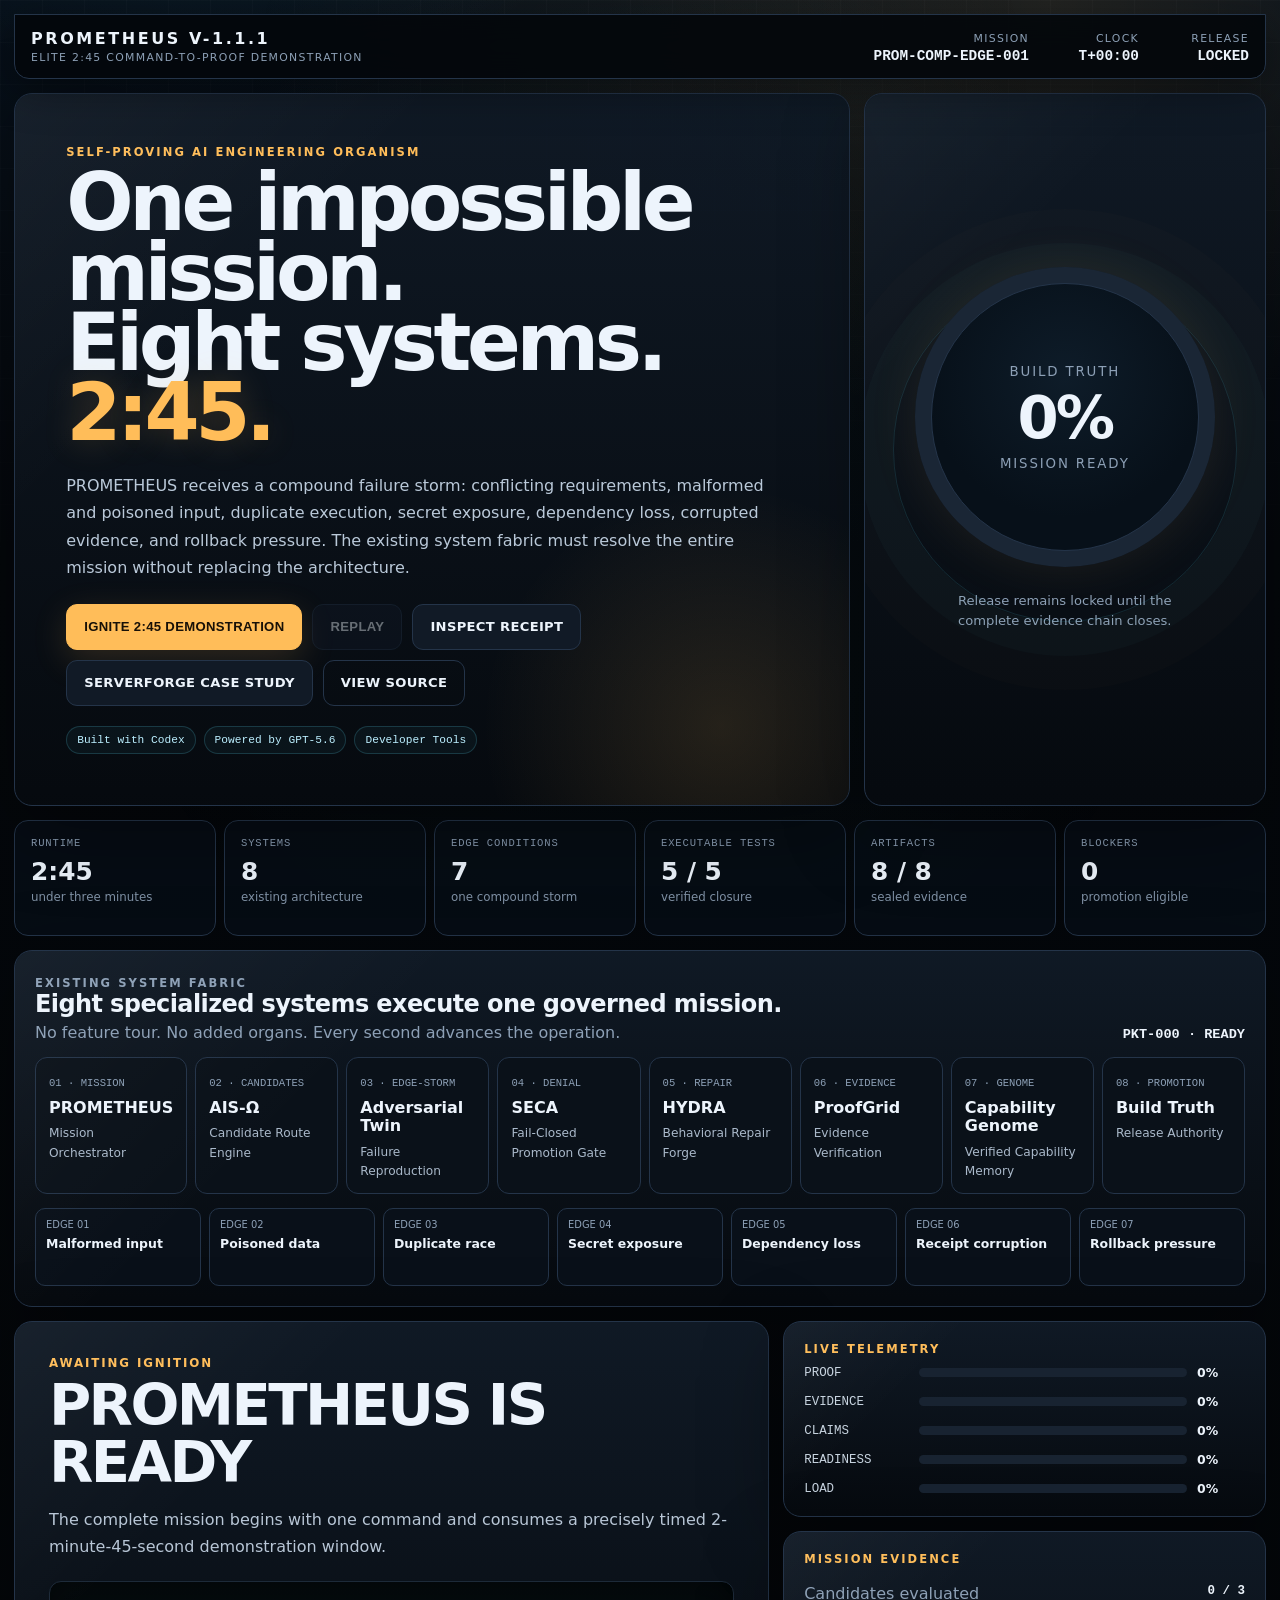
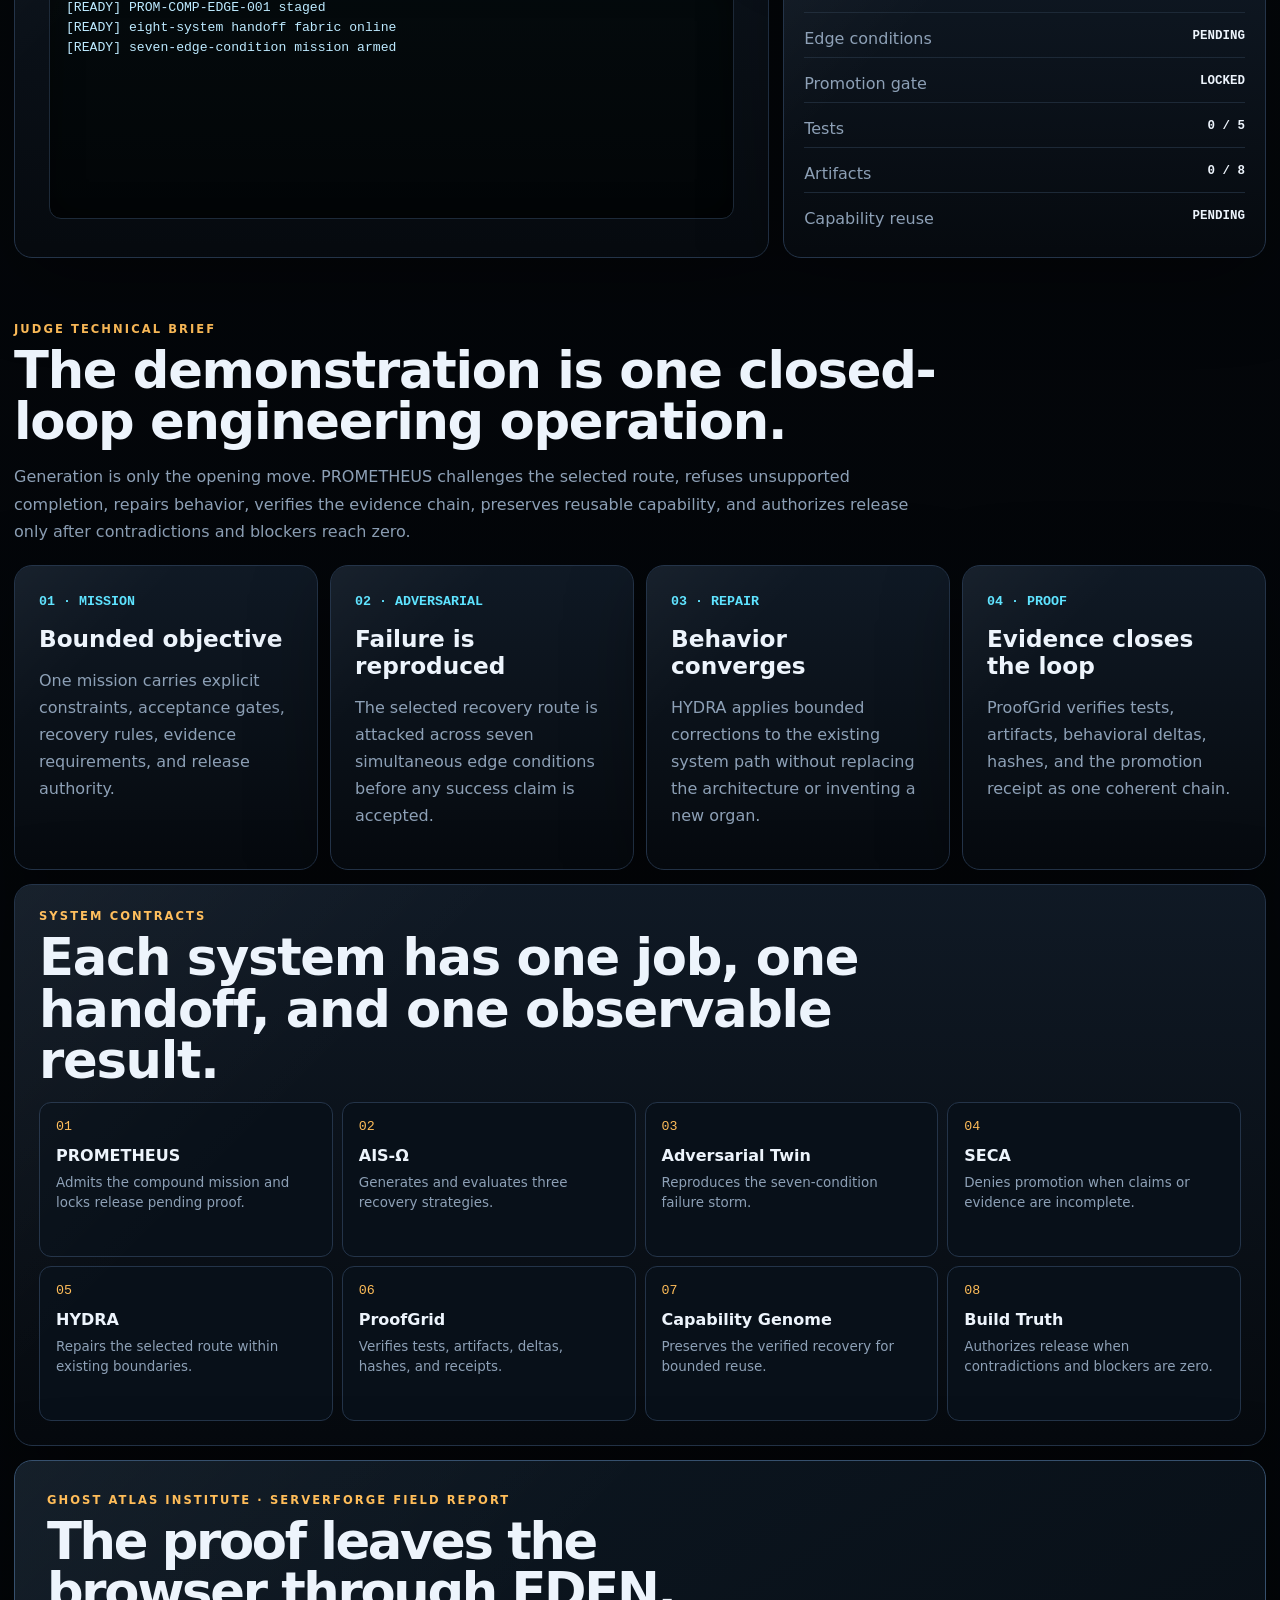
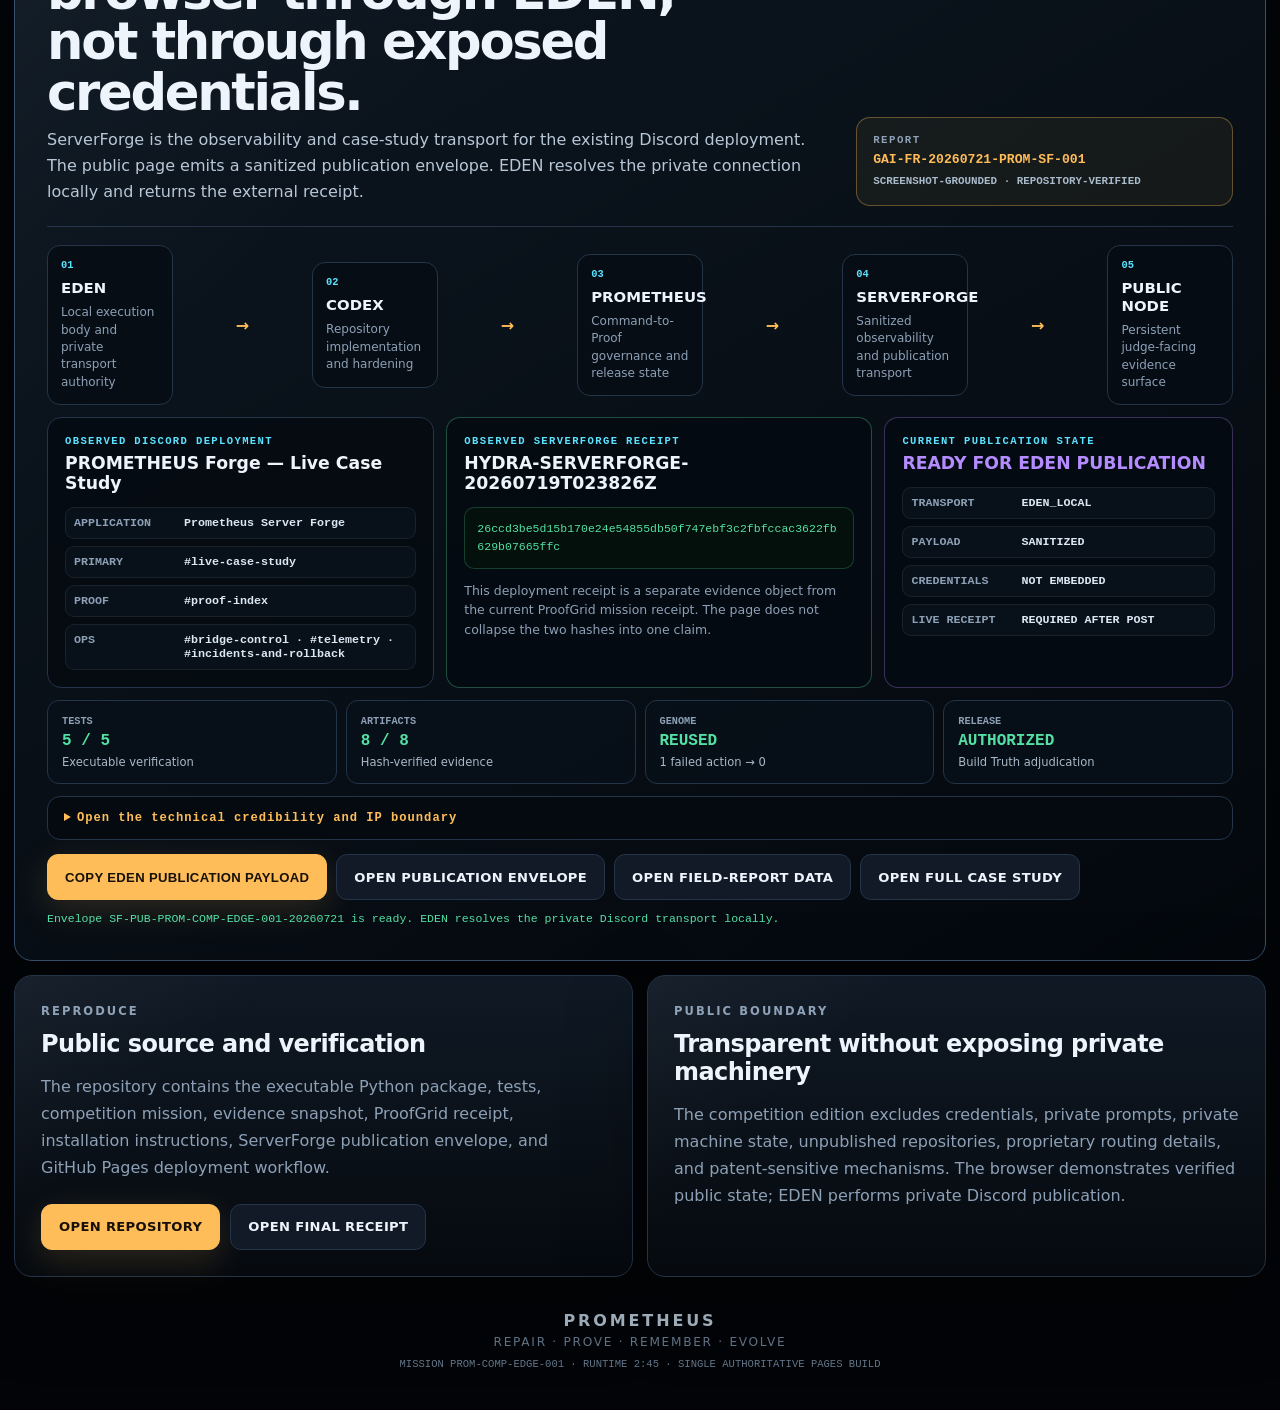
<file: competition/interface/index.html>
<!doctype html>
<html lang="en">
<head>
  <meta charset="utf-8">
  <meta name="viewport" content="width=device-width,initial-scale=1">
  <title>PROMETHEUS Interface</title>
  <meta http-equiv="refresh" content="0; url=../../docs/">
  <script>location.replace("../../docs/");</script>
</head>
<body style="background:#07090d;color:#f4efe7;font-family:system-ui;padding:40px">
  <h1>PROMETHEUS Olympian Console</h1>
  <p><a style="color:#f7b44d" href="../../docs/">Open the upgraded interface</a></p>
</body>
</html>
</file>
<file: docs/assets/elite-demo.css>
:root {
  --bg: #04070b;
  --bg-deep: #020407;
  --panel: #0a1119;
  --panel-2: #101a26;
  --line: #243449;
  --line-hot: #405a77;
  --text: #edf4fc;
  --muted: #8da0b6;
  --gold: #ffbd59;
  --cyan: #5de3ff;
  --green: #54e0a4;
  --red: #ff6578;
  --violet: #b58cff;
  --shadow: 0 24px 80px rgba(0, 0, 0, .34);
  --radius: 18px;
  --mono: ui-monospace, SFMono-Regular, Consolas, "Liberation Mono", monospace;
}

* {
  box-sizing: border-box;
}

html {
  scroll-behavior: smooth;
  color-scheme: dark;
}

body {
  margin: 0;
  min-height: 100vh;
  overflow-x: hidden;
  background:
    radial-gradient(circle at 18% -8%, rgba(93, 227, 255, .12), transparent 30rem),
    radial-gradient(circle at 82% 0, rgba(255, 189, 89, .11), transparent 28rem),
    linear-gradient(180deg, #07101a 0, var(--bg) 34rem, var(--bg-deep) 100%);
  color: var(--text);
  font-family: Inter, ui-sans-serif, system-ui, -apple-system, BlinkMacSystemFont, "Segoe UI", sans-serif;
}

body::before {
  position: fixed;
  inset: 0;
  z-index: -3;
  pointer-events: none;
  content: "";
  background-image:
    linear-gradient(rgba(255, 255, 255, .018) 1px, transparent 1px),
    linear-gradient(90deg, rgba(255, 255, 255, .018) 1px, transparent 1px);
  background-size: 42px 42px;
  mask-image: linear-gradient(to bottom, #000, transparent 86%);
}

a {
  color: inherit;
}

button,
a {
  -webkit-tap-highlight-color: transparent;
}

button:focus-visible,
a:focus-visible {
  outline: 2px solid var(--cyan);
  outline-offset: 3px;
}

.skip-link {
  position: fixed;
  left: 16px;
  top: -80px;
  z-index: 100;
  padding: 10px 14px;
  border-radius: 10px;
  background: var(--text);
  color: #06101a;
  font-weight: 900;
  transition: top .2s ease;
}

.skip-link:focus {
  top: 16px;
}

.ambient {
  position: fixed;
  inset: 0;
  z-index: -2;
  pointer-events: none;
  background:
    radial-gradient(circle at 50% 12%, rgba(255, 189, 89, .06), transparent 25rem),
    radial-gradient(circle at 50% 56%, rgba(93, 227, 255, .045), transparent 36rem);
}

.shell {
  width: min(1540px, 100%);
  margin: auto;
  padding: 14px;
}

.panel {
  position: relative;
  border: 1px solid var(--line);
  border-radius: var(--radius);
  background: linear-gradient(180deg, rgba(16, 26, 38, .97), rgba(6, 10, 15, .97));
  box-shadow: var(--shadow);
}

.panel::after {
  position: absolute;
  inset: 0;
  pointer-events: none;
  border-radius: inherit;
  content: "";
  background: linear-gradient(135deg, rgba(255, 255, 255, .035), transparent 28%);
}

.topbar {
  position: sticky;
  top: 0;
  z-index: 20;
  display: grid;
  grid-template-columns: 1fr repeat(3, auto);
  gap: 14px;
  align-items: center;
  padding: 14px 16px;
  border: 1px solid var(--line);
  border-radius: 0 0 15px 15px;
  background: rgba(4, 7, 11, .91);
  box-shadow: 0 12px 40px rgba(0, 0, 0, .35);
  backdrop-filter: blur(18px);
}

.brand b {
  letter-spacing: .16em;
}

.brand small,
.metric small {
  display: block;
  margin-top: 3px;
  color: var(--muted);
  font-size: .68rem;
  letter-spacing: .12em;
}

.metric {
  min-width: 96px;
  text-align: right;
}

.metric b {
  font-family: var(--mono);
  font-size: .9rem;
}

.hero {
  display: grid;
  grid-template-columns: 1.35fr .65fr;
  gap: 14px;
  margin-top: 14px;
}

.intro {
  overflow: hidden;
  padding: clamp(28px, 4vw, 58px);
}

.intro::before {
  position: absolute;
  right: -8rem;
  bottom: -11rem;
  width: 32rem;
  aspect-ratio: 1;
  border-radius: 50%;
  content: "";
  background: radial-gradient(circle, rgba(255, 189, 89, .12), transparent 66%);
}

.eyebrow {
  margin: 0 0 9px;
  color: var(--gold);
  font-size: .72rem;
  font-weight: 900;
  letter-spacing: .18em;
}

.intro h1 {
  position: relative;
  z-index: 1;
  max-width: 13ch;
  margin: 0;
  font-size: clamp(2.8rem, 6.2vw, 6.8rem);
  line-height: .88;
  letter-spacing: -.055em;
}

.intro h1 span {
  color: var(--gold);
  text-shadow: 0 0 34px rgba(255, 189, 89, .2);
}

.hero-copy {
  position: relative;
  z-index: 1;
  max-width: 78ch;
  margin-top: 24px;
  color: #bac9d9;
  font-size: clamp(.98rem, 1.25vw, 1.12rem);
  line-height: 1.72;
}

.actions {
  position: relative;
  z-index: 2;
  display: flex;
  flex-wrap: wrap;
  gap: 10px;
  margin-top: 22px;
}

.btn {
  display: inline-flex;
  min-height: 46px;
  align-items: center;
  justify-content: center;
  border: 1px solid var(--line);
  border-radius: 11px;
  padding: 12px 17px;
  background: #111a26;
  color: var(--text);
  font-size: .82rem;
  font-weight: 900;
  letter-spacing: .025em;
  text-decoration: none;
  cursor: pointer;
  transition: transform .18s ease, border-color .18s ease, background .18s ease, opacity .18s ease;
}

.btn:hover {
  transform: translateY(-2px);
  border-color: var(--line-hot);
  background: #172333;
}

.btn.primary {
  border-color: var(--gold);
  background: var(--gold);
  color: #171007;
  box-shadow: 0 10px 35px rgba(255, 189, 89, .16);
}

.btn.primary:hover {
  background: #ffc970;
}

.btn.subtle {
  background: transparent;
}

.btn:disabled {
  opacity: .42;
  cursor: not-allowed;
  transform: none;
}

.hero-claim {
  position: relative;
  z-index: 1;
  display: flex;
  flex-wrap: wrap;
  gap: 8px;
  margin-top: 20px;
}

.hero-claim span {
  border: 1px solid rgba(93, 227, 255, .18);
  border-radius: 999px;
  padding: 7px 10px;
  background: rgba(93, 227, 255, .045);
  color: #bcefff;
  font-family: var(--mono);
  font-size: .7rem;
}

.core {
  display: grid;
  min-height: 430px;
  place-items: center;
  align-content: center;
  overflow: hidden;
  padding: 30px;
}

.core-orbit {
  position: absolute;
  width: min(390px, 86%);
  aspect-ratio: 1;
  border: 1px solid rgba(93, 227, 255, .12);
  border-radius: 50%;
  box-shadow: 0 0 0 34px rgba(93, 227, 255, .018), 0 0 0 68px rgba(255, 189, 89, .012);
  animation: breathe 4s ease-in-out infinite;
}

.ring {
  --progress: 0%;
  position: relative;
  display: grid;
  width: min(300px, 72vw);
  aspect-ratio: 1;
  place-items: center;
  border-radius: 50%;
  background: conic-gradient(var(--gold) var(--progress), #1a2635 0);
  box-shadow: 0 0 52px rgba(255, 189, 89, .09);
}

.ring::before {
  position: absolute;
  inset: 16px;
  border: 1px solid var(--line);
  border-radius: 50%;
  content: "";
  background: radial-gradient(circle at 50% 35%, #0e1c29, #071019 64%);
}

.ring span {
  position: relative;
  text-align: center;
}

.ring small {
  display: block;
  color: var(--muted);
  letter-spacing: .14em;
}

.ring b {
  display: block;
  margin: 4px 0;
  font-size: 3.7rem;
  letter-spacing: -.05em;
}

.core-caption {
  max-width: 28ch;
  margin: 24px 0 0;
  color: var(--muted);
  font-size: .82rem;
  line-height: 1.55;
  text-align: center;
}

.proof-strip {
  display: grid;
  grid-template-columns: repeat(6, 1fr);
  gap: 8px;
  margin-top: 14px;
}

.proof-strip article {
  min-height: 116px;
  padding: 16px;
  border: 1px solid var(--line);
  border-radius: 14px;
  background: rgba(8, 15, 23, .86);
}

.proof-strip small,
.proof-strip b,
.proof-strip span {
  display: block;
}

.proof-strip small {
  color: var(--muted);
  font-family: var(--mono);
  font-size: .66rem;
  letter-spacing: .08em;
}

.proof-strip b {
  margin-top: 8px;
  color: var(--text);
  font-size: 1.55rem;
}

.proof-strip span {
  margin-top: 4px;
  color: #8193a7;
  font-size: .74rem;
}

.mission {
  margin-top: 14px;
  padding: 20px;
  scroll-margin-top: 90px;
}

.mission-head {
  display: flex;
  align-items: flex-end;
  justify-content: space-between;
  gap: 14px;
  margin-bottom: 15px;
}

.mission-head h2,
.section-heading h2,
.submission-card h2 {
  margin: 0;
  letter-spacing: -.025em;
}

.mission-head p {
  margin: 5px 0 0;
  color: var(--muted);
}

#packet {
  white-space: nowrap;
  font-family: var(--mono);
  font-size: .85rem;
}

.pipeline {
  display: grid;
  grid-template-columns: repeat(8, 1fr);
  gap: 8px;
}

.system {
  min-height: 132px;
  border: 1px solid var(--line);
  border-radius: 12px;
  padding: 13px;
  background: #0a1119;
  transition: transform .25s ease, border-color .25s ease, background .25s ease, box-shadow .25s ease;
}

.system small {
  color: var(--muted);
  font-family: var(--mono);
  font-size: .66rem;
}

.system b {
  display: block;
  margin: 9px 0 5px;
  line-height: 1.15;
}

.system span {
  color: #aab9ca;
  font-size: .76rem;
  line-height: 1.38;
}

.system.active {
  transform: translateY(-5px);
  border-color: var(--gold);
  background: linear-gradient(180deg, #211a08, #111006);
  box-shadow: 0 12px 28px rgba(255, 189, 89, .1);
}

.system.done {
  border-color: rgba(84, 224, 164, .72);
  background: linear-gradient(180deg, rgba(84, 224, 164, .075), #09120f);
}

.system.failed {
  border-color: var(--red);
  background: #1b0d12;
}

.edge-grid {
  display: grid;
  grid-template-columns: repeat(7, 1fr);
  gap: 8px;
  margin-top: 14px;
}

.edge {
  min-height: 78px;
  border: 1px solid var(--line);
  border-radius: 10px;
  padding: 10px;
  background: #091019;
  transition: border-color .22s ease, background .22s ease, transform .22s ease;
}

.edge small {
  display: block;
  color: var(--muted);
  font-size: .62rem;
}

.edge b {
  display: block;
  margin-top: 6px;
  font-size: .78rem;
  line-height: 1.3;
}

.edge.hot {
  transform: translateY(-2px);
  border-color: var(--red);
  background: rgba(255, 101, 120, .07);
  box-shadow: 0 0 20px rgba(255, 101, 120, .08);
}

.edge.closed {
  border-color: var(--green);
  background: rgba(84, 224, 164, .06);
}

.stage-grid {
  display: grid;
  grid-template-columns: 1.22fr .78fr;
  gap: 14px;
  margin-top: 14px;
}

.stage {
  min-height: 430px;
  padding: clamp(22px, 3vw, 34px);
}

.stage-kicker {
  color: var(--gold);
  font-size: .74rem;
  font-weight: 900;
  letter-spacing: .16em;
}

.stage h2 {
  max-width: 17ch;
  margin: 8px 0;
  font-size: clamp(2rem, 4.5vw, 4.5rem);
  line-height: .98;
  letter-spacing: -.045em;
}

.stage p {
  max-width: 76ch;
  color: #b8c6d6;
  line-height: 1.68;
}

.terminal {
  height: 238px;
  overflow: hidden;
  margin: 20px 0 0;
  border: 1px solid #1d2a39;
  border-radius: 12px;
  padding: 16px;
  background: linear-gradient(180deg, rgba(93, 227, 255, .025), transparent), #020507;
  color: #bdeaff;
  font-family: var(--mono);
  font-size: .82rem;
  line-height: 1.55;
  white-space: pre-wrap;
  box-shadow: inset 0 0 32px rgba(0, 0, 0, .48);
}

.side {
  display: grid;
  gap: 14px;
}

.telemetry,
.evidence {
  padding: 20px;
}

.bars {
  display: grid;
  gap: 14px;
}

.bar-row {
  display: grid;
  grid-template-columns: 105px 1fr 48px;
  gap: 10px;
  align-items: center;
  font-size: .78rem;
}

.bar-row > span {
  color: #c8d4e0;
  font-family: var(--mono);
}

.track {
  height: 9px;
  overflow: hidden;
  border-radius: 99px;
  background: #182331;
}

.fill {
  width: 0;
  height: 100%;
  border-radius: inherit;
  background: linear-gradient(90deg, var(--cyan), #b8f4ff);
  box-shadow: 0 0 16px rgba(93, 227, 255, .2);
  transition: width .45s ease;
}

.evidence-list {
  display: grid;
  gap: 7px;
}

.evidence-item {
  display: flex;
  justify-content: space-between;
  gap: 10px;
  border-bottom: 1px solid #1d2937;
  padding: 9px 0;
}

.evidence-item:last-child {
  border-bottom: 0;
}

.evidence-item span {
  color: var(--muted);
}

.evidence-item b {
  font-family: var(--mono);
  font-size: .78rem;
}

.verdict {
  display: none;
  margin-top: 14px;
  overflow: hidden;
  padding: clamp(30px, 5vw, 64px);
  text-align: center;
}

.verdict::before {
  position: absolute;
  inset: -50%;
  content: "";
  background: radial-gradient(circle, rgba(84, 224, 164, .11), transparent 30%);
  animation: verdictPulse 3s ease-in-out infinite;
}

.verdict > * {
  position: relative;
  z-index: 1;
}

.verdict.show {
  display: block;
}

.verdict h2 {
  margin: 6px;
  color: #f4fff9;
  font-size: clamp(2.5rem, 6vw, 6rem);
  line-height: .92;
  letter-spacing: -.055em;
}

.verdict > p {
  color: #b9c8d7;
}

.verdict-grid {
  display: grid;
  grid-template-columns: repeat(6, 1fr);
  gap: 9px;
  margin-top: 24px;
}

.verdict-grid div {
  border: 1px solid rgba(84, 224, 164, .3);
  border-radius: 11px;
  padding: 15px;
  background: rgba(84, 224, 164, .035);
}

.verdict-grid small {
  display: block;
  color: var(--muted);
  font-size: .65rem;
}

.verdict-grid b {
  display: block;
  margin-top: 7px;
}

.publication {
  margin-top: 20px;
  color: var(--green);
  font-family: var(--mono);
  font-size: .8rem;
}

.technical-brief {
  margin-top: 64px;
}

.section-heading {
  max-width: 930px;
  margin-bottom: 20px;
}

.section-heading.compact {
  margin-bottom: 16px;
}

.section-heading h2 {
  font-size: clamp(2rem, 4vw, 4.25rem);
  line-height: 1;
}

.section-heading p:last-child {
  color: var(--muted);
  line-height: 1.7;
}

.brief-grid {
  display: grid;
  grid-template-columns: repeat(4, 1fr);
  gap: 12px;
}

.brief-card {
  min-height: 245px;
  padding: 24px;
}

.brief-card small {
  color: var(--cyan);
  font-family: var(--mono);
  font-weight: 900;
}

.brief-card h3 {
  margin: 16px 0 10px;
  font-size: 1.45rem;
}

.brief-card p,
.submission-card p {
  color: var(--muted);
  line-height: 1.68;
}

.system-contracts {
  margin-top: 14px;
  padding: 24px;
}

.contract-grid {
  display: grid;
  grid-template-columns: repeat(4, 1fr);
  gap: 9px;
}

.contract-grid article {
  min-height: 155px;
  border: 1px solid var(--line);
  border-radius: 12px;
  padding: 16px;
  background: #081019;
}

.contract-grid small,
.contract-grid b,
.contract-grid span {
  display: block;
}

.contract-grid small {
  color: var(--gold);
  font-family: var(--mono);
}

.contract-grid b {
  margin-top: 12px;
}

.contract-grid span {
  margin-top: 8px;
  color: var(--muted);
  font-size: .84rem;
  line-height: 1.5;
}

.submission-grid {
  display: grid;
  grid-template-columns: 1fr 1fr;
  gap: 14px;
  margin-top: 14px;
}

.submission-card {
  padding: 26px;
}

.footer {
  display: grid;
  gap: 5px;
  padding: 34px 18px 26px;
  color: #65778b;
  text-align: center;
}

.footer b {
  color: #aebdcb;
  letter-spacing: .18em;
}

.footer span {
  font-size: .76rem;
  letter-spacing: .14em;
}

.footer small {
  margin-top: 4px;
  font-family: var(--mono);
  font-size: .66rem;
}

@keyframes breathe {
  0%, 100% { transform: scale(.98); opacity: .65; }
  50% { transform: scale(1.02); opacity: 1; }
}

@keyframes verdictPulse {
  0%, 100% { transform: scale(.9); opacity: .65; }
  50% { transform: scale(1.05); opacity: 1; }
}

@media (max-width: 1220px) {
  .proof-strip { grid-template-columns: repeat(3, 1fr); }
  .pipeline { grid-template-columns: repeat(4, 1fr); }
  .edge-grid { grid-template-columns: repeat(4, 1fr); }
  .brief-grid,
  .contract-grid { grid-template-columns: repeat(2, 1fr); }
}

@media (max-width: 1050px) {
  .hero,
  .stage-grid { grid-template-columns: 1fr; }
  .core { min-height: 380px; }
  .verdict-grid { grid-template-columns: repeat(3, 1fr); }
}

@media (max-width: 760px) {
  .shell { padding: 7px; }
  .topbar { grid-template-columns: 1fr 1fr; gap: 10px; }
  .brand { grid-column: 1 / -1; }
  .metric { min-width: 0; text-align: left; }
  .metric:nth-of-type(3) { display: none; }
  .intro { padding: 26px 22px 30px; }
  .intro h1 { font-size: clamp(3rem, 15vw, 5.4rem); }
  .proof-strip { grid-template-columns: repeat(2, 1fr); }
  .mission { padding: 16px; }
  .mission-head { display: grid; }
  #packet { justify-self: start; }
  .pipeline { grid-template-columns: repeat(2, 1fr); }
  .edge-grid { grid-template-columns: repeat(2, 1fr); }
  .stage { padding: 20px 17px; }
  .terminal { height: 260px; font-size: .74rem; }
  .bar-row { grid-template-columns: 82px 1fr 42px; }
  .verdict-grid { grid-template-columns: repeat(2, 1fr); }
  .brief-grid,
  .contract-grid,
  .submission-grid { grid-template-columns: 1fr; }
  .technical-brief { margin-top: 42px; }
}

@media (max-width: 430px) {
  .topbar { position: relative; }
  .metric { font-size: .78rem; }
  .hero-claim span { width: 100%; text-align: center; }
  .actions .btn { width: 100%; }
  .proof-strip { grid-template-columns: 1fr 1fr; }
  .proof-strip article { min-height: 104px; padding: 13px; }
  .system { min-height: 120px; }
  .edge-grid { grid-template-columns: 1fr 1fr; }
  .verdict-grid { grid-template-columns: 1fr 1fr; }
}

@media (prefers-reduced-motion: reduce) {
  html { scroll-behavior: auto; }
  *,
  *::before,
  *::after {
    animation-duration: .001ms !important;
    animation-iteration-count: 1 !important;
    scroll-behavior: auto !important;
    transition-duration: .001ms !important;
  }
}
</file>
<file: docs/assets/serverforge-case-study.css>
#serverforge-case-study{scroll-margin-top:88px;margin-top:14px;padding:clamp(18px,3vw,32px);overflow:hidden;border-color:#36506d;background:linear-gradient(150deg,rgba(13,24,35,.98),rgba(4,8,13,.98))}
#serverforge-case-study:before{position:absolute;inset:0;pointer-events:none;content:"";background:linear-gradient(90deg,transparent 49.8%,rgba(93,227,255,.035) 50%,transparent 50.2%),linear-gradient(transparent 49.8%,rgba(255,189,89,.03) 50%,transparent 50.2%);background-size:46px 46px;mask-image:linear-gradient(#000,transparent 96%)}
#serverforge-case-study>*{position:relative;z-index:1}
.sf-head{display:grid;grid-template-columns:minmax(0,1fr) minmax(260px,.48fr);gap:24px;align-items:end;padding-bottom:20px;border-bottom:1px solid var(--line)}
.sf-head h2{max-width:18ch;margin:7px 0 10px;font-size:clamp(2rem,4vw,4.6rem);line-height:.98;letter-spacing:-.045em}
.sf-head p:not(.eyebrow){max-width:78ch;margin:0;color:#b8c7d7;line-height:1.65}
.sf-report-id{display:grid;gap:6px;padding:16px;border:1px solid rgba(255,189,89,.35);border-radius:14px;background:rgba(255,189,89,.055)}
.sf-report-id small,.sf-report-id b,.sf-report-id span{display:block}.sf-report-id small{color:var(--muted);font:800 .67rem var(--mono);letter-spacing:.14em}.sf-report-id b{overflow-wrap:anywhere;color:var(--gold);font:900 .82rem var(--mono)}.sf-report-id span{color:#a9bacb;font:700 .68rem var(--mono);line-height:1.5}
.sf-chain{display:grid;grid-template-columns:repeat(9,minmax(0,1fr));gap:7px;align-items:center;margin-top:18px}
.sf-chain article{min-height:126px;padding:13px;border:1px solid var(--line);border-radius:13px;background:rgba(6,13,20,.9)}
.sf-chain article small,.sf-chain article b,.sf-chain article span{display:block}.sf-chain article small{color:var(--cyan);font:900 .65rem var(--mono)}.sf-chain article b{margin-top:8px;font-size:.93rem}.sf-chain article span{margin-top:7px;color:var(--muted);font-size:.75rem;line-height:1.45}.sf-chain>i{text-align:center;color:var(--gold);font-style:normal;font-weight:900}
.sf-grid{display:grid;grid-template-columns:1fr 1.1fr .9fr;gap:12px;margin-top:12px}.sf-card{padding:17px;border:1px solid var(--line);border-radius:14px;background:rgba(5,11,17,.94)}.sf-card h3{margin:6px 0 14px;font-size:1.08rem}.sf-kicker{margin:0;color:var(--cyan);font:900 .66rem var(--mono);letter-spacing:.13em}.sf-card dl{display:grid;gap:7px;margin:0}.sf-card dl div{display:grid;grid-template-columns:100px minmax(0,1fr);gap:10px;padding:8px;border:1px solid rgba(255,255,255,.07);border-radius:9px;background:#08111a}.sf-card dt,.sf-card dd{margin:0;font:.73rem var(--mono)}.sf-card dt{color:var(--muted);font-weight:800}.sf-card dd{overflow-wrap:anywhere;color:#dbe8f4;font-weight:800}.sf-receipt{border-color:rgba(84,224,164,.32)}.sf-receipt code{display:block;overflow-wrap:anywhere;padding:12px;border:1px solid rgba(84,224,164,.22);border-radius:10px;background:#04100b;color:var(--green);font:.72rem/1.55 var(--mono)}.sf-receipt>p:last-child{margin:12px 0 0;color:var(--muted);font-size:.78rem;line-height:1.55}.sf-state{border-color:rgba(181,140,255,.3)}.sf-state h3{color:var(--violet)}
.sf-proof-grid{display:grid;grid-template-columns:repeat(4,minmax(0,1fr));gap:9px;margin-top:12px}.sf-proof-grid article{padding:14px;border:1px solid var(--line);border-radius:12px;background:rgba(7,16,24,.92)}.sf-proof-grid small,.sf-proof-grid b,.sf-proof-grid span{display:block}.sf-proof-grid small{color:var(--muted);font:800 .64rem var(--mono)}.sf-proof-grid b{margin-top:5px;color:var(--green);font:900 1rem var(--mono)}.sf-proof-grid span{margin-top:5px;color:#a8b8c8;font-size:.72rem}
.sf-details{margin-top:12px;border:1px solid var(--line);border-radius:13px;background:rgba(5,10,16,.92)}.sf-details summary{padding:14px 16px;cursor:pointer;color:var(--gold);font:900 .76rem var(--mono);letter-spacing:.08em}.sf-detail-grid{display:grid;grid-template-columns:repeat(3,minmax(0,1fr));gap:9px;padding:0 14px 14px}.sf-detail-grid article{padding:13px;border:1px solid rgba(255,255,255,.07);border-radius:11px;background:#08111a}.sf-detail-grid h3{margin:0 0 7px;font-size:.9rem}.sf-detail-grid p{margin:0;color:var(--muted);font-size:.76rem;line-height:1.55}
.sf-actions{display:flex;flex-wrap:wrap;gap:9px;margin-top:14px}.sf-copy-state{margin:10px 0 0;color:var(--muted);font:.72rem/1.5 var(--mono)}.sf-copy-state.good{color:var(--green)}.sf-copy-state.bad{color:var(--red)}
@media(max-width:1180px){.sf-chain{grid-template-columns:repeat(5,minmax(0,1fr))}.sf-chain>i{display:none}.sf-grid{grid-template-columns:1fr 1fr}.sf-state{grid-column:1/-1}.sf-detail-grid{grid-template-columns:1fr 1fr}}
@media(max-width:760px){.sf-head,.sf-grid,.sf-detail-grid{grid-template-columns:1fr}.sf-chain{grid-template-columns:1fr 1fr}.sf-proof-grid{grid-template-columns:1fr 1fr}.sf-state{grid-column:auto}.sf-card dl div{grid-template-columns:1fr}.sf-report-id{margin-top:4px}}
@media(max-width:480px){#serverforge-case-study{padding:14px}.sf-chain,.sf-proof-grid{grid-template-columns:1fr}.sf-head h2{font-size:2.35rem}.sf-actions .btn{width:100%}}
</file>
